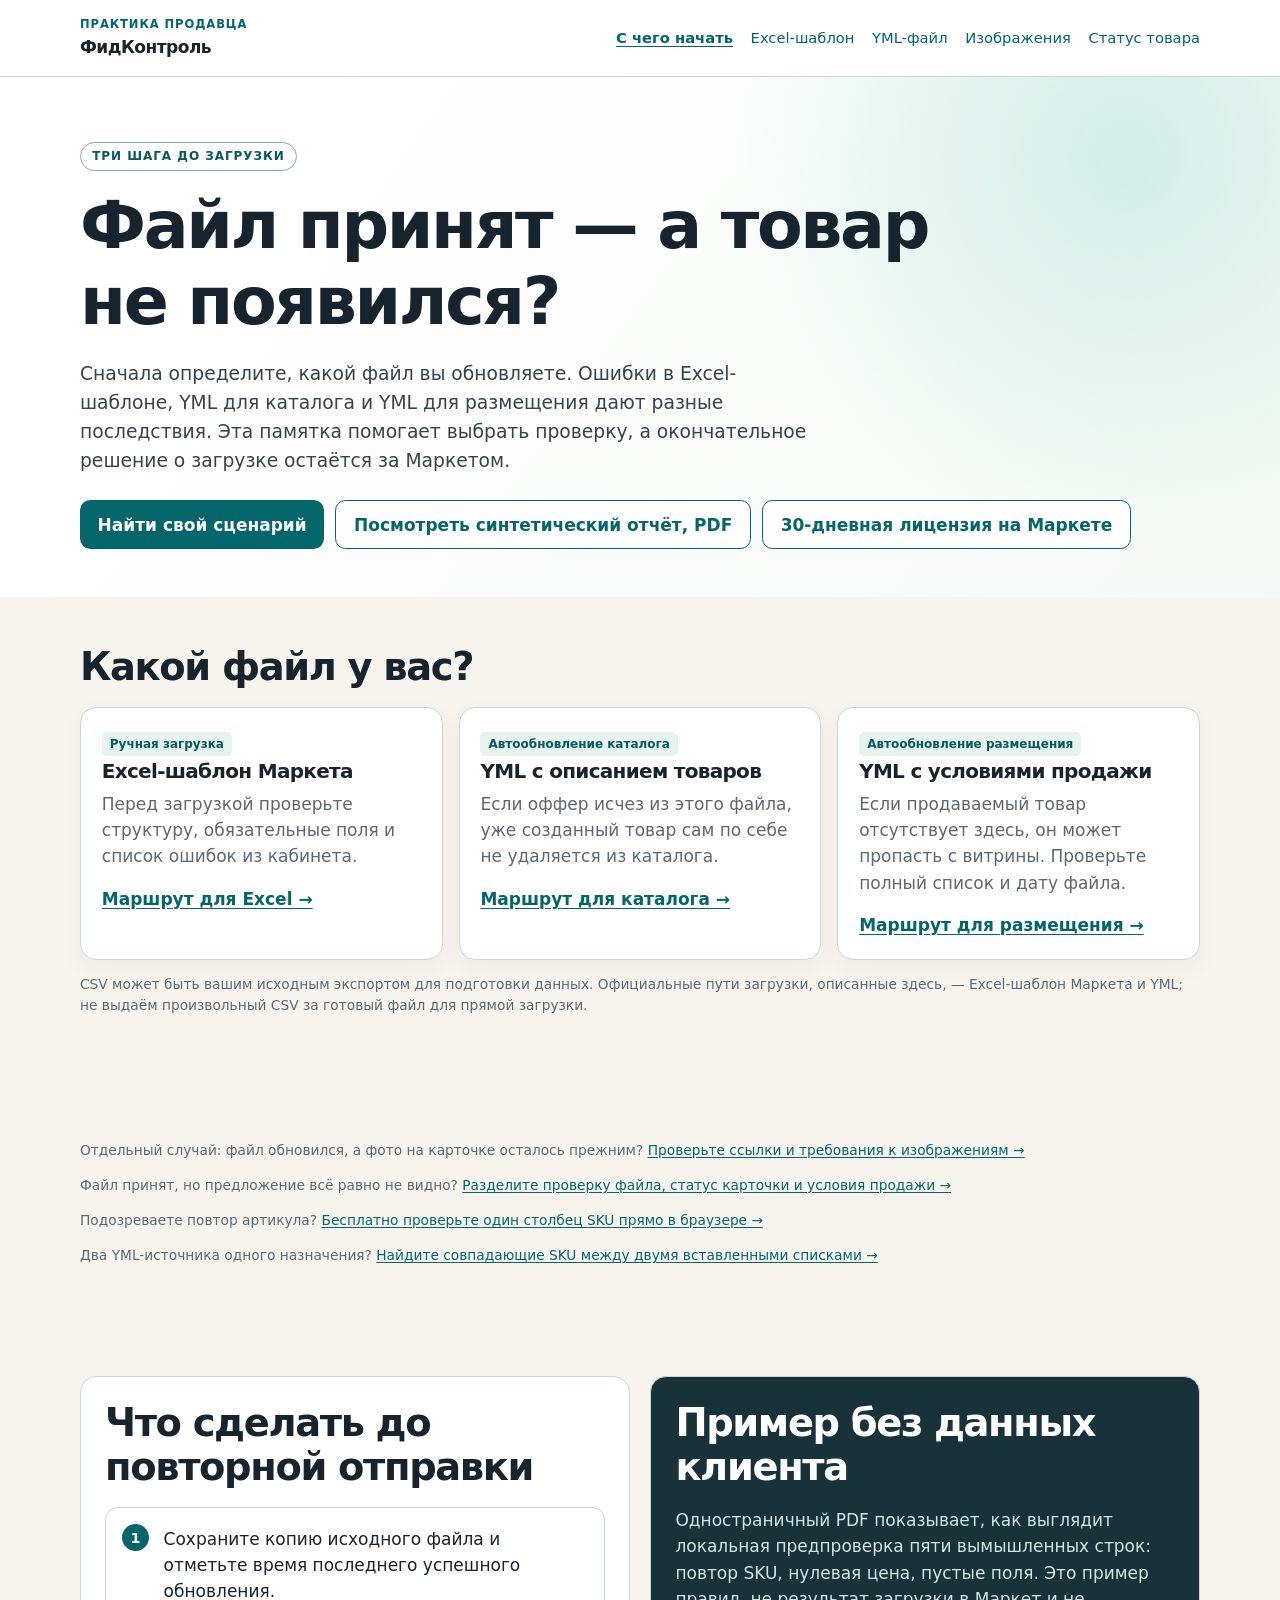
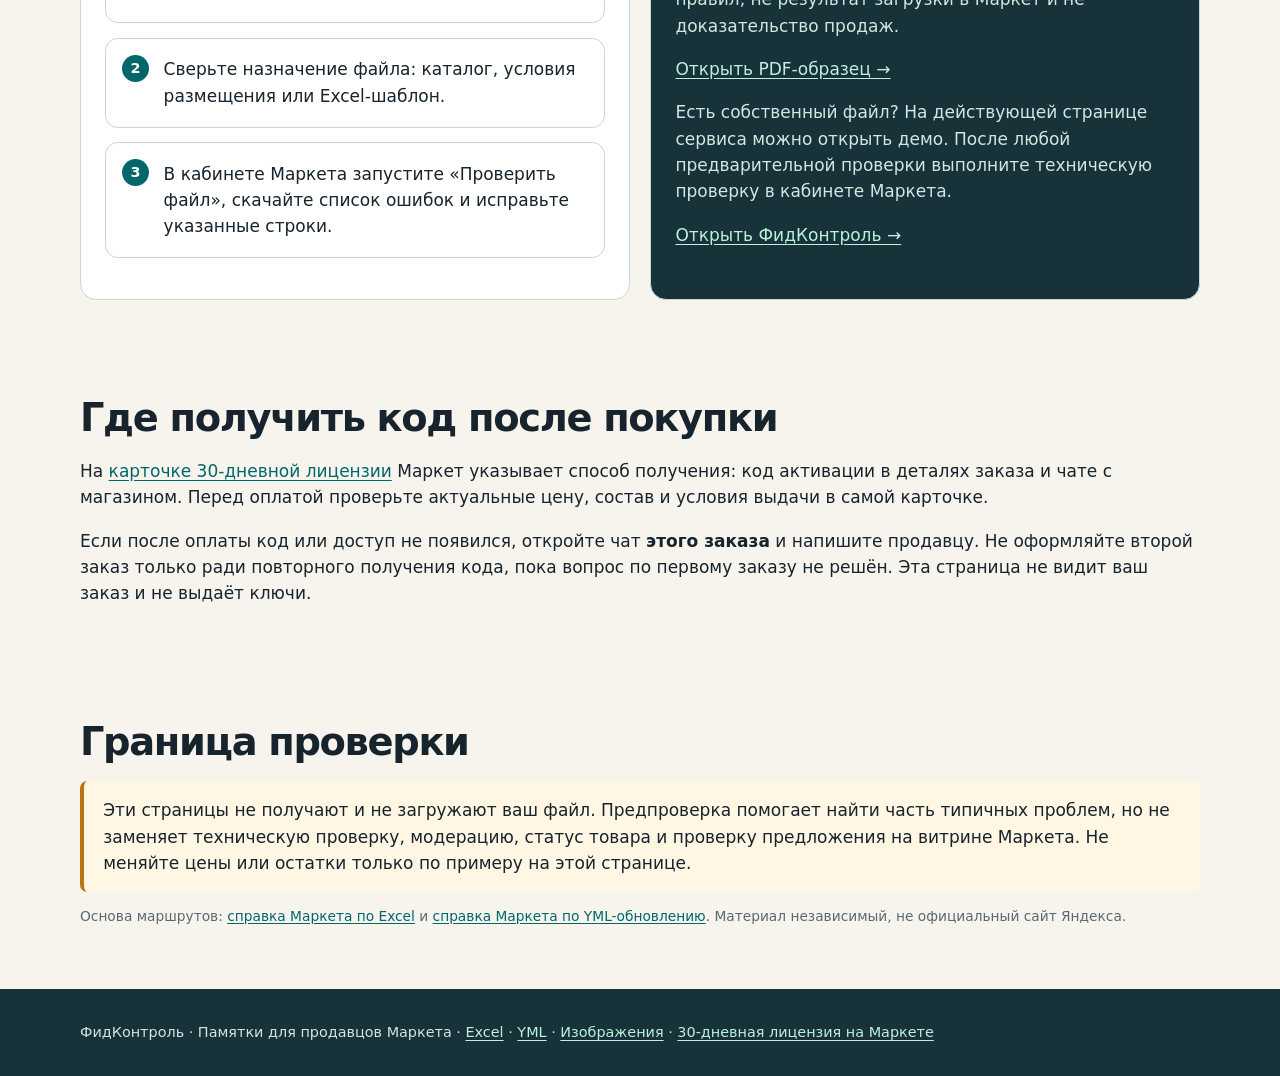
<file: index.html>
<!doctype html>
<html lang="ru"><head><meta charset="utf-8"><meta name="viewport" content="width=device-width,initial-scale=1"><meta name="description" content="Разберите, почему файл товаров Яндекс Маркета не прошёл проверку или товар пропал с витрины: маршруты для Excel и двух типов YML, с официальными источниками."><title>Файл товаров для Маркета: где искать ошибку — ФидКонтроль</title><link rel="stylesheet" href="site.css"></head>
<body><a class="skip" href="#main">К содержанию</a><header class="site-head"><div class="wrap head-row"><a class="brand" href="index.html"><small>Практика продавца</small>ФидКонтроль</a><nav aria-label="Разделы"><a href="index.html" aria-current="page">С чего начать</a><a href="excel.html">Excel-шаблон</a><a href="yml.html">YML-файл</a><a href="images.html">Изображения</a><a href="statuses.html">Статус товара</a></nav></div></header>
<main id="main"><div class="hero"><div class="wrap"><p class="eyebrow">Три шага до загрузки</p><h1>Файл принят — а товар не появился?</h1><p class="lead">Сначала определите, какой файл вы обновляете. Ошибки в Excel-шаблоне, YML для каталога и YML для размещения дают разные последствия. Эта памятка помогает выбрать проверку, а окончательное решение о загрузке остаётся за Маркетом.</p><div class="actions"><a class="button" href="#choose">Найти свой сценарий</a><a class="button secondary" href="synthetic-report.pdf">Посмотреть синтетический отчёт, PDF</a><a class="button secondary" href="https://market.yandex.ru/card/veb-servis-fidkontrol-dlya-proverki-csv-yml-i-xlsx-litsenziya-na-30-dney/6150346398">30-дневная лицензия на Маркете</a></div></div></div>
<section id="choose"><div class="wrap"><h2>Какой файл у вас?</h2><div class="grid"><article class="card"><span class="tag">Ручная загрузка</span><h3>Excel-шаблон Маркета</h3><p>Перед загрузкой проверьте структуру, обязательные поля и список ошибок из кабинета.</p><a href="excel.html">Маршрут для Excel →</a></article><article class="card"><span class="tag">Автообновление каталога</span><h3>YML с описанием товаров</h3><p>Если оффер исчез из этого файла, уже созданный товар сам по себе не удаляется из каталога.</p><a href="yml.html#catalog">Маршрут для каталога →</a></article><article class="card"><span class="tag">Автообновление размещения</span><h3>YML с условиями продажи</h3><p>Если продаваемый товар отсутствует здесь, он может пропасть с витрины. Проверьте полный список и дату файла.</p><a href="yml.html#placement">Маршрут для размещения →</a></article></div><p class="small">CSV может быть вашим исходным экспортом для подготовки данных. Официальные пути загрузки, описанные здесь, — Excel-шаблон Маркета и YML; не выдаём произвольный CSV за готовый файл для прямой загрузки.</p></div></section>
<section><div class="wrap"><p class="small">Отдельный случай: файл обновился, а фото на карточке осталось прежним? <a href="images.html">Проверьте ссылки и требования к изображениям →</a></p><p class="small">Файл принят, но предложение всё равно не видно? <a href="statuses.html">Разделите проверку файла, статус карточки и условия продажи →</a></p><p class="small">Подозреваете повтор артикула? <a href="sku-dubl.html">Бесплатно проверьте один столбец SKU прямо в браузере →</a></p><p class="small">Два YML-источника одного назначения? <a href="sku-dva-fajla.html">Найдите совпадающие SKU между двумя вставленными списками →</a></p></div></section>
<section><div class="wrap split"><div class="panel"><h2>Что сделать до повторной отправки</h2><ol class="steps"><li>Сохраните копию исходного файла и отметьте время последнего успешного обновления.</li><li>Сверьте назначение файла: каталог, условия размещения или Excel-шаблон.</li><li>В кабинете Маркета запустите «Проверить файл», скачайте список ошибок и исправьте указанные строки.</li></ol></div><div class="panel ink"><h2>Пример без данных клиента</h2><p>Одностраничный PDF показывает, как выглядит локальная предпроверка пяти вымышленных строк: повтор SKU, нулевая цена, пустые поля. Это пример правил, не результат загрузки в Маркет и не доказательство продаж.</p><a href="synthetic-report.pdf">Открыть PDF-образец →</a><p>Есть собственный файл? На действующей странице сервиса можно открыть демо. После любой предварительной проверки выполните техническую проверку в кабинете Маркета.</p><a href="https://feedcontrol-zaitsev.directpanelrelay2026.workers.dev/" rel="noopener noreferrer">Открыть ФидКонтроль →</a></div></div></section>
<section id="after-purchase"><div class="wrap"><h2>Где получить код после покупки</h2><p>На <a href="https://market.yandex.ru/card/veb-servis-fidkontrol-dlya-proverki-csv-yml-i-xlsx-litsenziya-na-30-dney/6150346398">карточке 30-дневной лицензии</a> Маркет указывает способ получения: код активации в деталях заказа и чате с магазином. Перед оплатой проверьте актуальные цену, состав и условия выдачи в самой карточке.</p><p>Если после оплаты код или доступ не появился, откройте чат <strong>этого заказа</strong> и напишите продавцу. Не оформляйте второй заказ только ради повторного получения кода, пока вопрос по первому заказу не решён. Эта страница не видит ваш заказ и не выдаёт ключи.</p></div></section>
<section><div class="wrap"><h2>Граница проверки</h2><div class="note">Эти страницы не получают и не загружают ваш файл. Предпроверка помогает найти часть типичных проблем, но не заменяет техническую проверку, модерацию, статус товара и проверку предложения на витрине Маркета. Не меняйте цены или остатки только по примеру на этой странице.</div><p class="small">Основа маршрутов: <a href="https://yandex.ru/support/marketplace/ru/assortment/create/add/excel">справка Маркета по Excel</a> и <a href="https://yandex.ru/support/marketplace/ru/assortment/auto/url">справка Маркета по YML-обновлению</a>. Материал независимый, не официальный сайт Яндекса.</p></div></section></main>
<footer class="site-foot"><div class="wrap">ФидКонтроль · Памятки для продавцов Маркета · <a href="excel.html">Excel</a> · <a href="yml.html">YML</a> · <a href="images.html">Изображения</a> · <a href="https://market.yandex.ru/card/veb-servis-fidkontrol-dlya-proverki-csv-yml-i-xlsx-litsenziya-na-30-dney/6150346398">30-дневная лицензия на Маркете</a></div></footer></body></html>
</file>
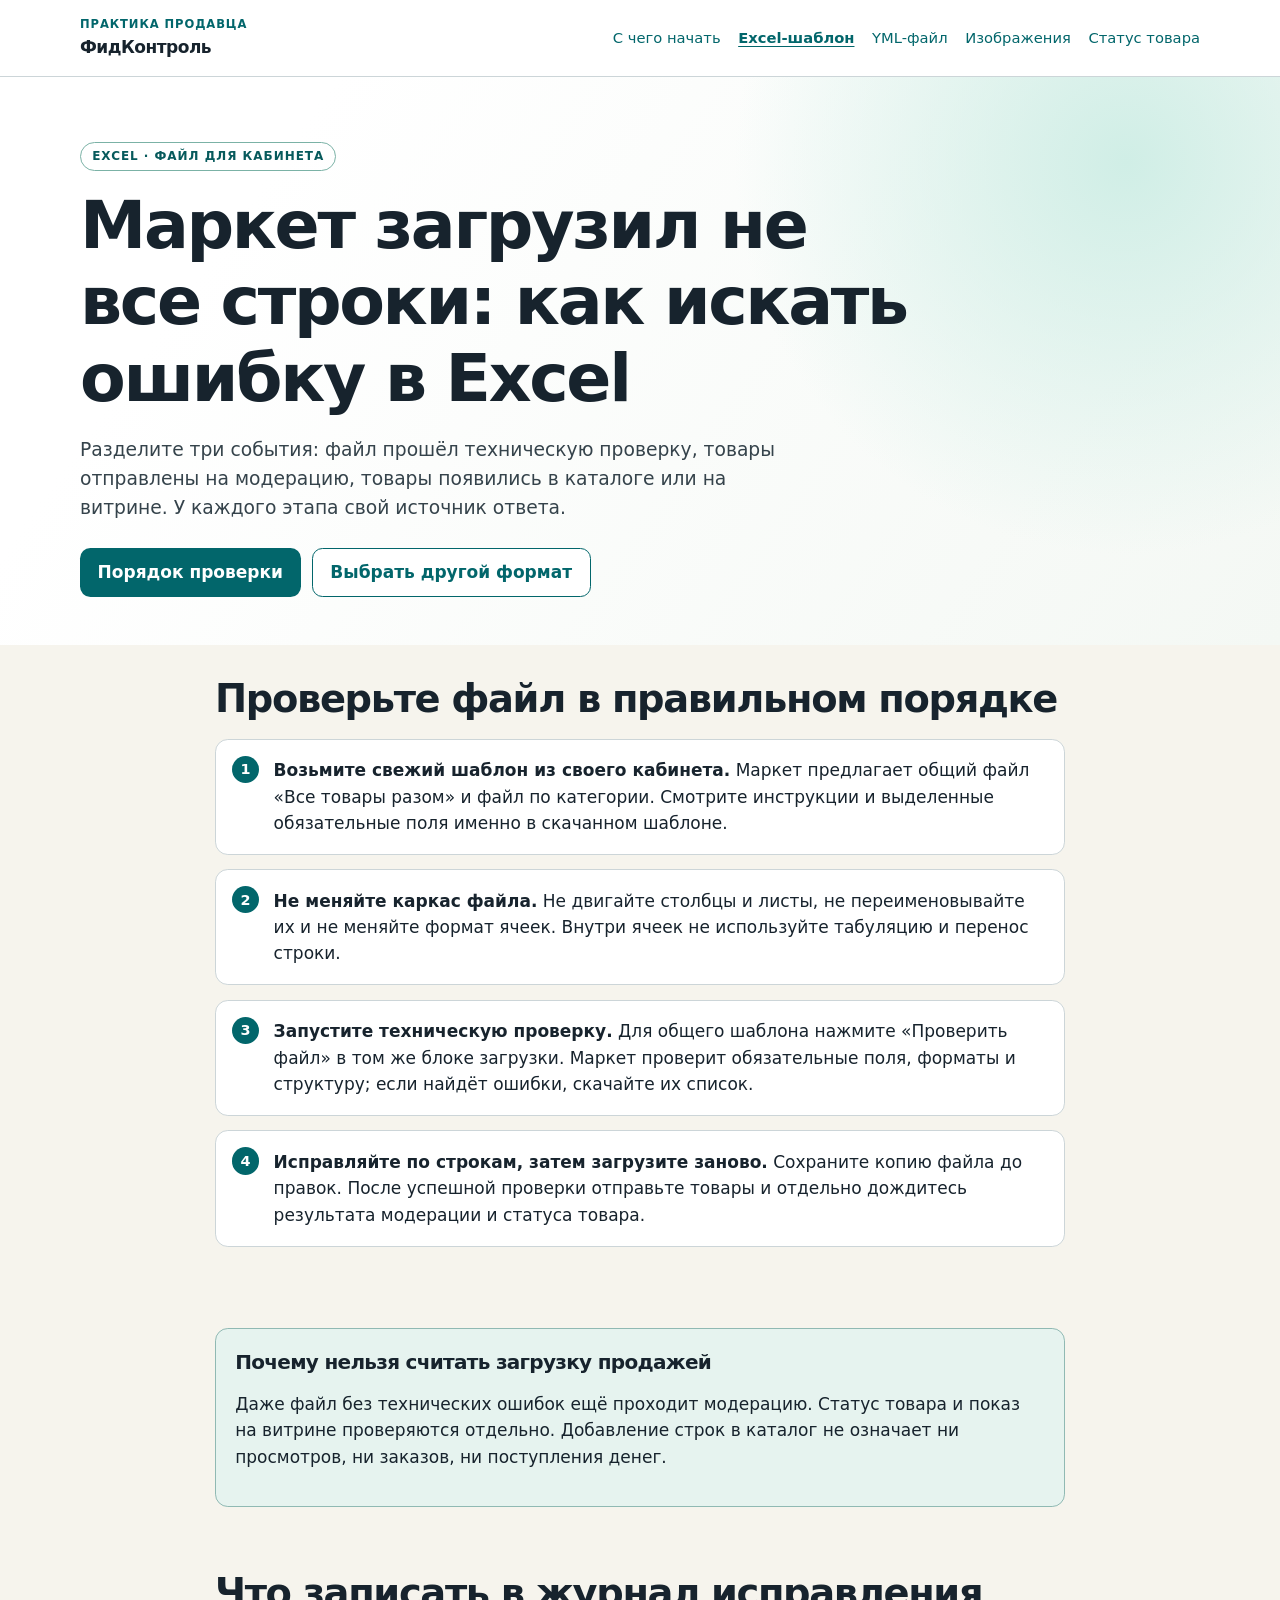
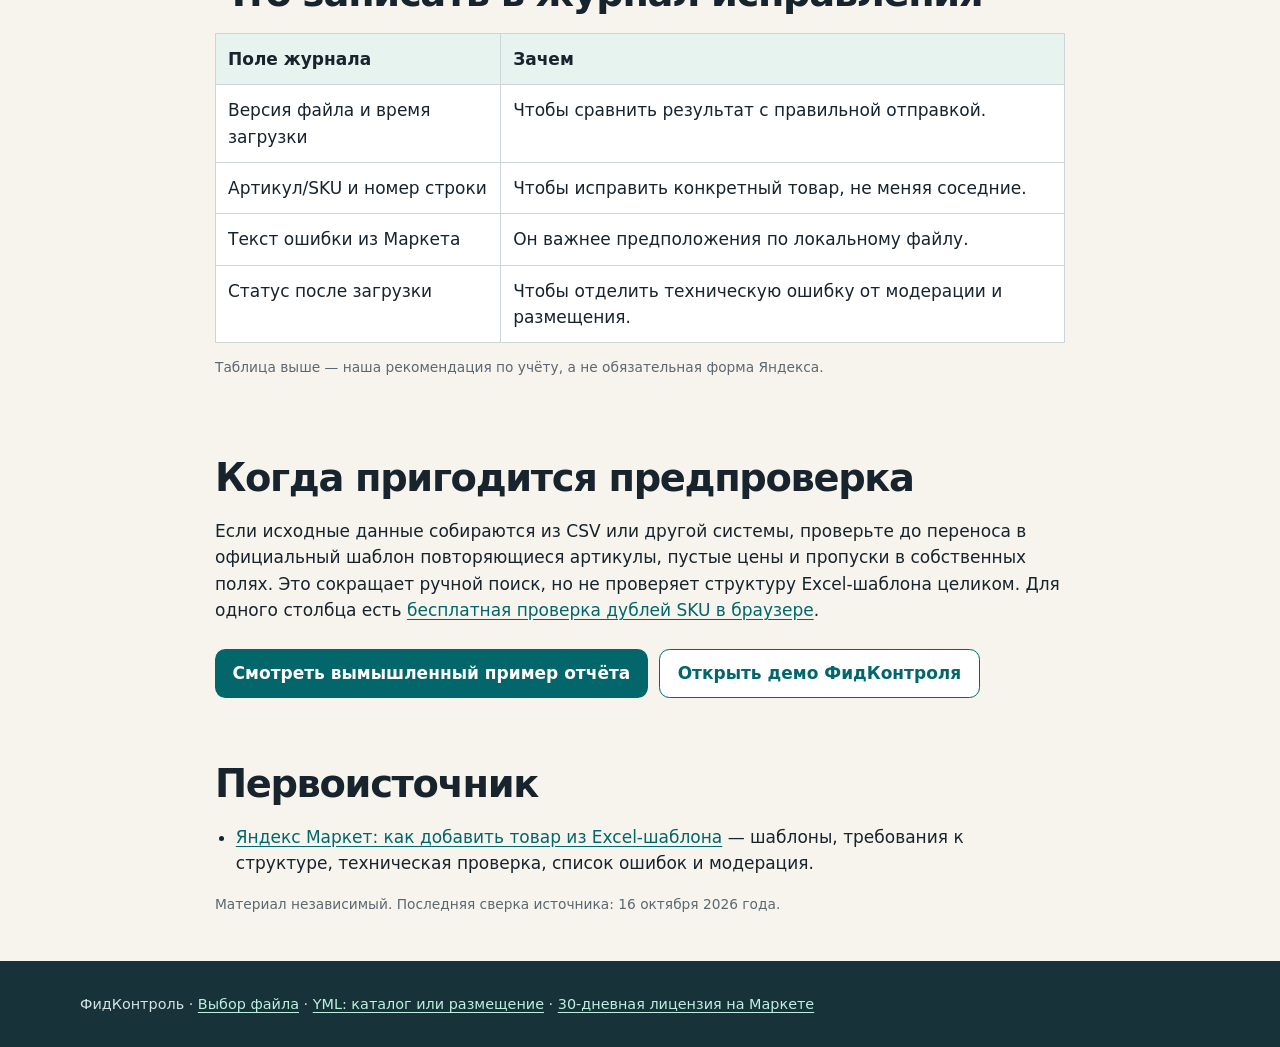
<file: excel.html>
<!doctype html>
<html lang="ru"><head><meta charset="utf-8"><meta name="viewport" content="width=device-width,initial-scale=1"><meta name="description" content="Практический порядок поиска ошибок в Excel-шаблоне Яндекс Маркета: структура файла, обязательные поля, техническая проверка и статусы товаров."><title>Ошибки Excel-шаблона Яндекс Маркета: порядок проверки — ФидКонтроль</title><link rel="stylesheet" href="site.css"></head>
<body><a class="skip" href="#main">К содержанию</a><header class="site-head"><div class="wrap head-row"><a class="brand" href="index.html"><small>Практика продавца</small>ФидКонтроль</a><nav aria-label="Разделы"><a href="index.html">С чего начать</a><a href="excel.html" aria-current="page">Excel-шаблон</a><a href="yml.html">YML-файл</a><a href="images.html">Изображения</a><a href="statuses.html">Статус товара</a></nav></div></header>
<main id="main"><div class="hero"><div class="wrap"><p class="eyebrow">Excel · файл для кабинета</p><h1>Маркет загрузил не все строки: как искать ошибку в Excel</h1><p class="lead">Разделите три события: файл прошёл техническую проверку, товары отправлены на модерацию, товары появились в каталоге или на витрине. У каждого этапа свой источник ответа.</p><div class="actions"><a class="button" href="#order">Порядок проверки</a><a class="button secondary" href="index.html">Выбрать другой формат</a></div></div></div>
<div class="article"><section id="order"><h2>Проверьте файл в правильном порядке</h2><ol class="steps"><li><strong>Возьмите свежий шаблон из своего кабинета.</strong> Маркет предлагает общий файл «Все товары разом» и файл по категории. Смотрите инструкции и выделенные обязательные поля именно в скачанном шаблоне.</li><li><strong>Не меняйте каркас файла.</strong> Не двигайте столбцы и листы, не переименовывайте их и не меняйте формат ячеек. Внутри ячеек не используйте табуляцию и перенос строки.</li><li><strong>Запустите техническую проверку.</strong> Для общего шаблона нажмите «Проверить файл» в том же блоке загрузки. Маркет проверит обязательные поля, форматы и структуру; если найдёт ошибки, скачайте их список.</li><li><strong>Исправляйте по строкам, затем загрузите заново.</strong> Сохраните копию файла до правок. После успешной проверки отправьте товары и отдельно дождитесь результата модерации и статуса товара.</li></ol></section>
<section><div class="callout"><h3>Почему нельзя считать загрузку продажей</h3><p>Даже файл без технических ошибок ещё проходит модерацию. Статус товара и показ на витрине проверяются отдельно. Добавление строк в каталог не означает ни просмотров, ни заказов, ни поступления денег.</p></div></section>
<section><h2>Что записать в журнал исправления</h2><table class="compare"><thead><tr><th>Поле журнала</th><th>Зачем</th></tr></thead><tbody><tr><td>Версия файла и время загрузки</td><td>Чтобы сравнить результат с правильной отправкой.</td></tr><tr><td>Артикул/SKU и номер строки</td><td>Чтобы исправить конкретный товар, не меняя соседние.</td></tr><tr><td>Текст ошибки из Маркета</td><td>Он важнее предположения по локальному файлу.</td></tr><tr><td>Статус после загрузки</td><td>Чтобы отделить техническую ошибку от модерации и размещения.</td></tr></tbody></table><p class="small">Таблица выше — наша рекомендация по учёту, а не обязательная форма Яндекса.</p></section>
<section><h2>Когда пригодится предпроверка</h2><p>Если исходные данные собираются из CSV или другой системы, проверьте до переноса в официальный шаблон повторяющиеся артикулы, пустые цены и пропуски в собственных полях. Это сокращает ручной поиск, но не проверяет структуру Excel-шаблона целиком. Для одного столбца есть <a href="sku-dubl.html">бесплатная проверка дублей SKU в браузере</a>.</p><div class="actions"><a class="button" href="synthetic-report.pdf">Смотреть вымышленный пример отчёта</a><a class="button secondary" href="https://feedcontrol-zaitsev.directpanelrelay2026.workers.dev/" rel="noopener noreferrer">Открыть демо ФидКонтроля</a></div></section>
<section><h2>Первоисточник</h2><ul class="source-list"><li><a href="https://yandex.ru/support/marketplace/ru/assortment/create/add/excel">Яндекс Маркет: как добавить товар из Excel-шаблона</a> — шаблоны, требования к структуре, техническая проверка, список ошибок и модерация.</li></ul><p class="small">Материал независимый. Последняя сверка источника: 16 октября 2026 года.</p></section></div></main><footer class="site-foot"><div class="wrap">ФидКонтроль · <a href="index.html">Выбор файла</a> · <a href="yml.html">YML: каталог или размещение</a> · <a href="https://market.yandex.ru/card/veb-servis-fidkontrol-dlya-proverki-csv-yml-i-xlsx-litsenziya-na-30-dney/6150346398">30-дневная лицензия на Маркете</a></div></footer></body></html>
</file>
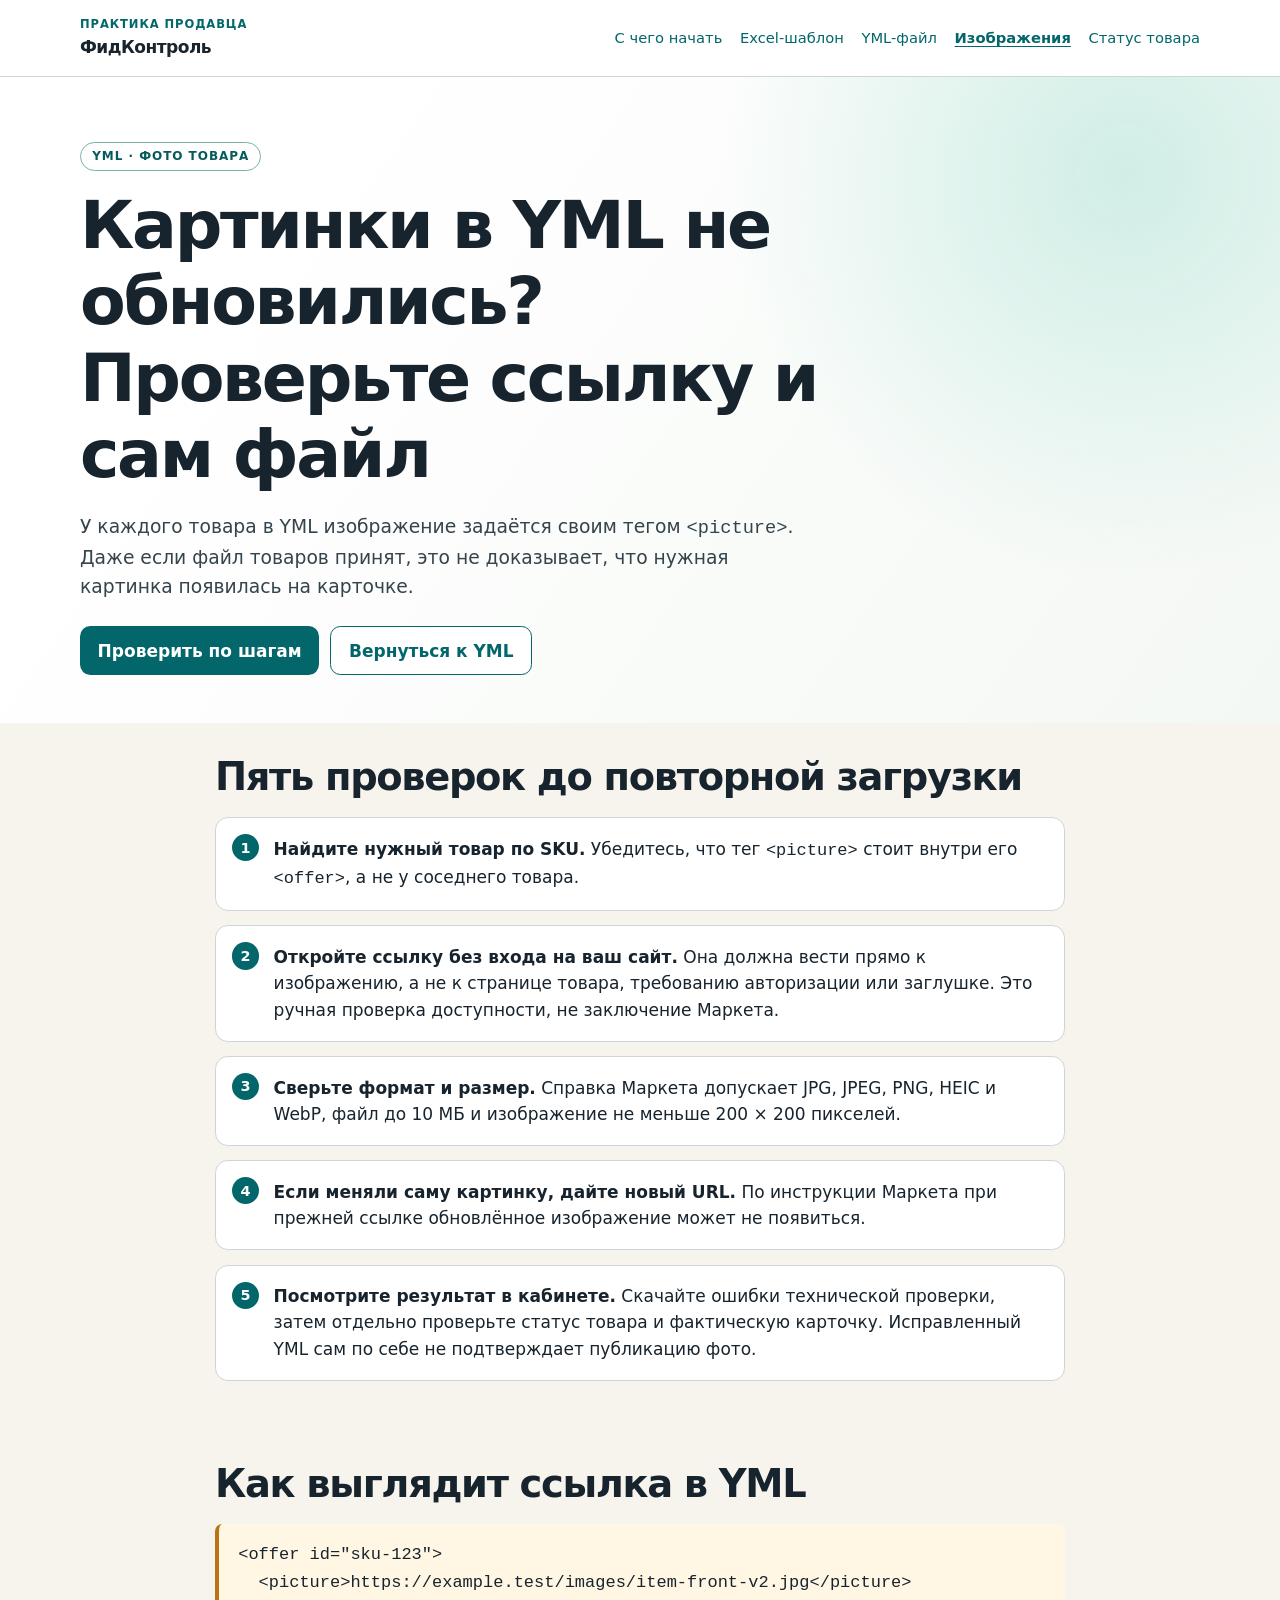
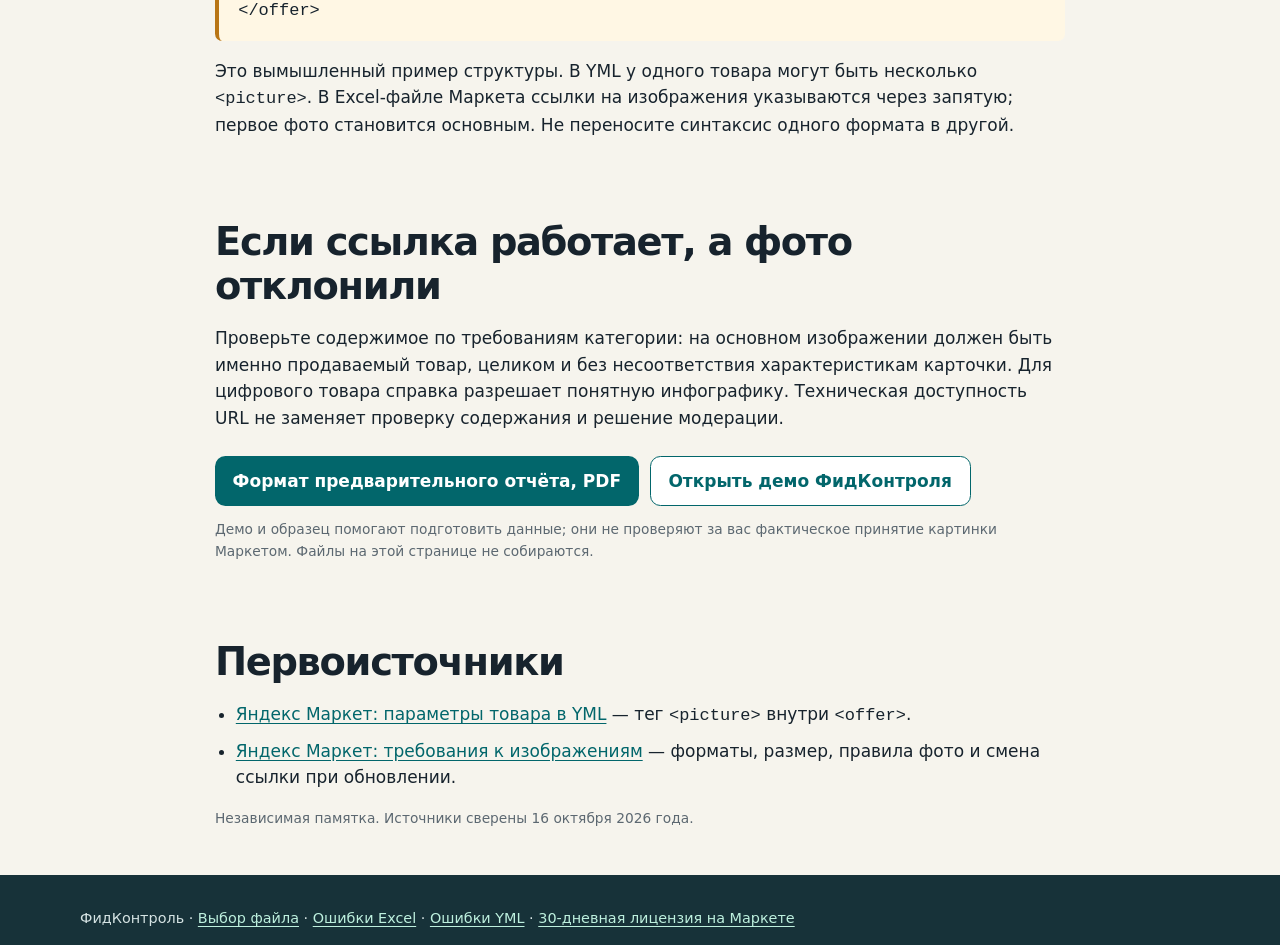
<file: images.html>
<!doctype html>
<html lang="ru"><head><meta charset="utf-8"><meta name="viewport" content="width=device-width,initial-scale=1"><meta name="description" content="Почему изображения товара не обновились после YML: где искать тег picture, как проверить ссылку, формат и размер, и когда нужен новый URL."><title>Картинки в YML не обновились: что проверить — ФидКонтроль</title><link rel="stylesheet" href="site.css"></head>
<body><a class="skip" href="#main">К содержанию</a><header class="site-head"><div class="wrap head-row"><a class="brand" href="index.html"><small>Практика продавца</small>ФидКонтроль</a><nav aria-label="Разделы"><a href="index.html">С чего начать</a><a href="excel.html">Excel-шаблон</a><a href="yml.html">YML-файл</a><a href="images.html" aria-current="page">Изображения</a><a href="statuses.html">Статус товара</a></nav></div></header>
<main id="main"><div class="hero"><div class="wrap"><p class="eyebrow">YML · фото товара</p><h1>Картинки в YML не обновились? Проверьте ссылку и сам файл</h1><p class="lead">У каждого товара в YML изображение задаётся своим тегом <code>&lt;picture&gt;</code>. Даже если файл товаров принят, это не доказывает, что нужная картинка появилась на карточке.</p><div class="actions"><a class="button" href="#steps">Проверить по шагам</a><a class="button secondary" href="yml.html">Вернуться к YML</a></div></div></div>
<div class="article"><section id="steps"><h2>Пять проверок до повторной загрузки</h2><ol class="steps"><li><strong>Найдите нужный товар по SKU.</strong> Убедитесь, что тег <code>&lt;picture&gt;</code> стоит внутри его <code>&lt;offer&gt;</code>, а не у соседнего товара.</li><li><strong>Откройте ссылку без входа на ваш сайт.</strong> Она должна вести прямо к изображению, а не к странице товара, требованию авторизации или заглушке. Это ручная проверка доступности, не заключение Маркета.</li><li><strong>Сверьте формат и размер.</strong> Справка Маркета допускает JPG, JPEG, PNG, HEIC и WebP, файл до 10 МБ и изображение не меньше 200 × 200 пикселей.</li><li><strong>Если меняли саму картинку, дайте новый URL.</strong> По инструкции Маркета при прежней ссылке обновлённое изображение может не появиться.</li><li><strong>Посмотрите результат в кабинете.</strong> Скачайте ошибки технической проверки, затем отдельно проверьте статус товара и фактическую карточку. Исправленный YML сам по себе не подтверждает публикацию фото.</li></ol></section>
<section><h2>Как выглядит ссылка в YML</h2><div class="note"><code>&lt;offer id="sku-123"&gt;<br>&nbsp;&nbsp;&lt;picture&gt;https://example.test/images/item-front-v2.jpg&lt;/picture&gt;<br>&lt;/offer&gt;</code></div><p>Это вымышленный пример структуры. В YML у одного товара могут быть несколько <code>&lt;picture&gt;</code>. В Excel-файле Маркета ссылки на изображения указываются через запятую; первое фото становится основным. Не переносите синтаксис одного формата в другой.</p></section>
<section><h2>Если ссылка работает, а фото отклонили</h2><p>Проверьте содержимое по требованиям категории: на основном изображении должен быть именно продаваемый товар, целиком и без несоответствия характеристикам карточки. Для цифрового товара справка разрешает понятную инфографику. Техническая доступность URL не заменяет проверку содержания и решение модерации.</p><div class="actions"><a class="button" href="synthetic-report.pdf">Формат предварительного отчёта, PDF</a><a class="button secondary" href="https://feedcontrol-zaitsev.directpanelrelay2026.workers.dev/" rel="noopener noreferrer">Открыть демо ФидКонтроля</a></div><p class="small">Демо и образец помогают подготовить данные; они не проверяют за вас фактическое принятие картинки Маркетом. Файлы на этой странице не собираются.</p></section>
<section><h2>Первоисточники</h2><ul class="source-list"><li><a href="https://yandex.ru/support/marketplace/ru/assortment/auto/yml-file">Яндекс Маркет: параметры товара в YML</a> — тег <code>&lt;picture&gt;</code> внутри <code>&lt;offer&gt;</code>.</li><li><a href="https://www.yandex.ru/support/marketplace/ru/assortment/create/main-fields/images">Яндекс Маркет: требования к изображениям</a> — форматы, размер, правила фото и смена ссылки при обновлении.</li></ul><p class="small">Независимая памятка. Источники сверены 16 октября 2026 года.</p></section></div></main><footer class="site-foot"><div class="wrap">ФидКонтроль · <a href="index.html">Выбор файла</a> · <a href="excel.html">Ошибки Excel</a> · <a href="yml.html">Ошибки YML</a> · <a href="https://market.yandex.ru/card/veb-servis-fidkontrol-dlya-proverki-csv-yml-i-xlsx-litsenziya-na-30-dney/6150346398">30-дневная лицензия на Маркете</a></div></footer></body></html>
</file>
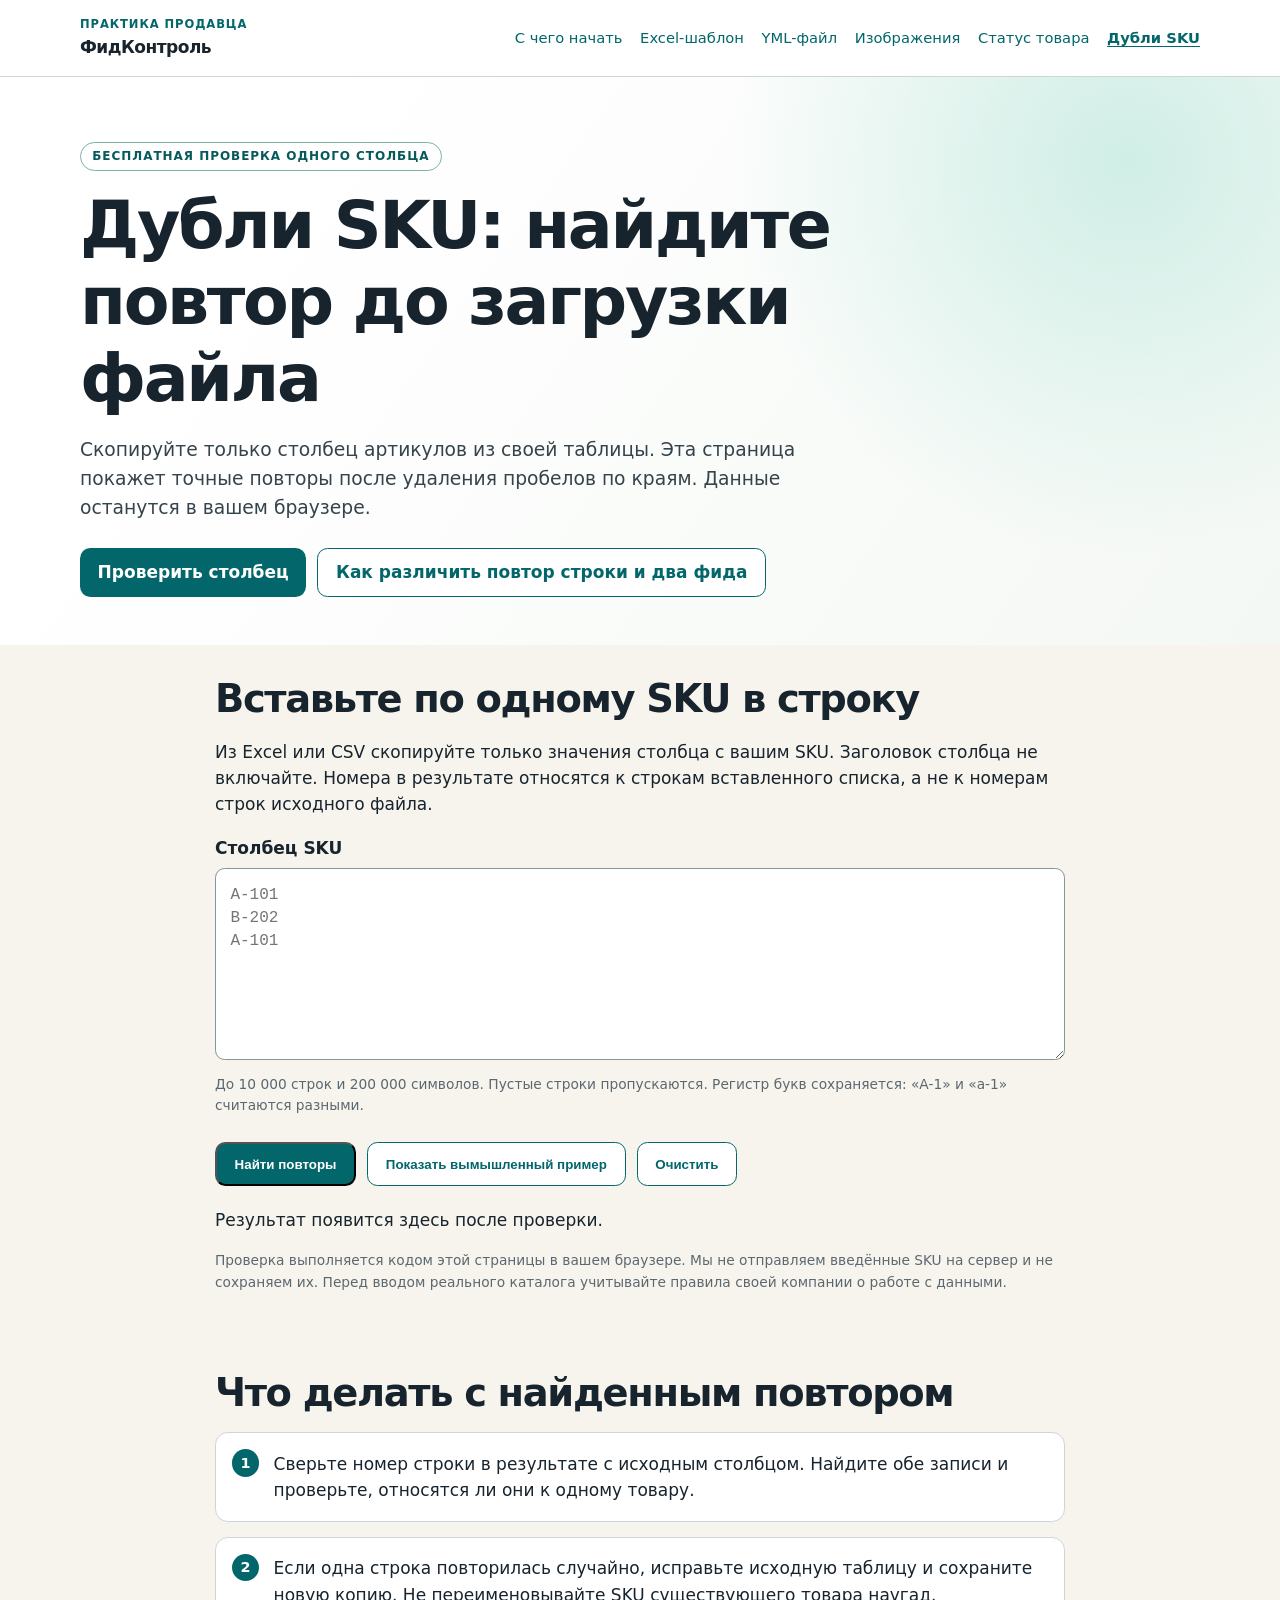
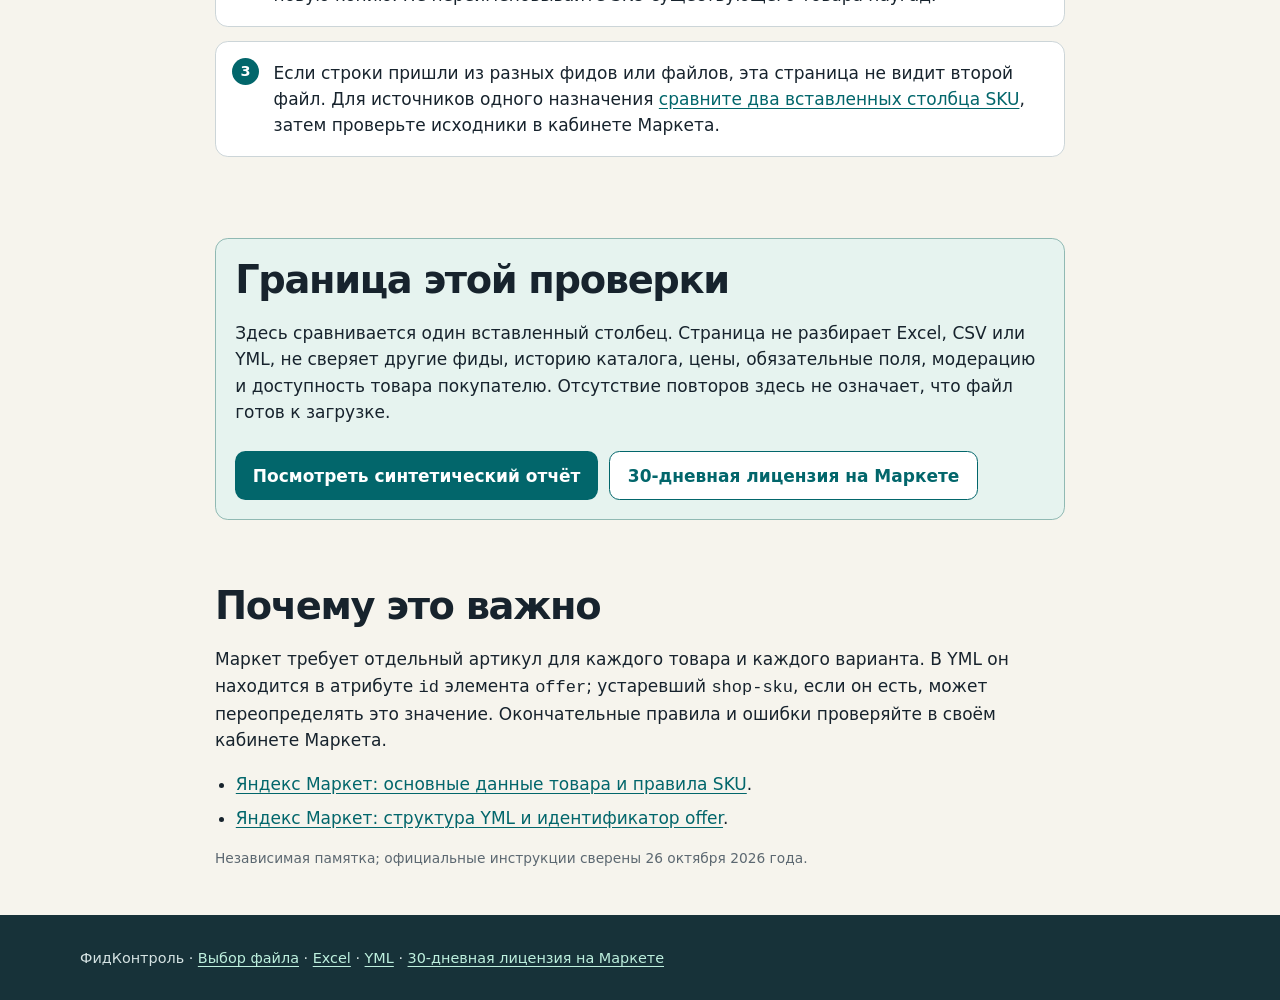
<file: sku-dubl.html>
<!doctype html>
<html lang="ru">
<head>
  <meta charset="utf-8">
  <meta name="viewport" content="width=device-width,initial-scale=1">
  <meta name="description" content="Бесплатно проверьте точные повторы SKU в одном столбце до загрузки товаров на Яндекс Маркет. Сравнение выполняется в вашем браузере, без отправки данных.">
  <title>Дубли SKU в каталоге: бесплатная проверка столбца — ФидКонтроль</title>
  <link rel="stylesheet" href="site.css">
  <style>
    .checker-label{display:block;font-weight:750;margin:1rem 0 .45rem}
    #sku-input{display:block;width:100%;min-height:12rem;resize:vertical;padding:.9rem;border:1px solid #84969a;border-radius:.6rem;background:#fff;color:#17232d;font:1rem/1.45 ui-monospace,SFMono-Regular,Consolas,monospace}
    .checker-results{margin-top:1.3rem}
    .checker-results table{width:100%;border-collapse:collapse;background:#fff}
    .checker-results th,.checker-results td{border:1px solid #ccd5d8;padding:.7rem;text-align:left;vertical-align:top;overflow-wrap:anywhere}
    .checker-results th{background:#e6f3ef}
    .checker-results [data-state=error]{color:#9f2f21;font-weight:750}
  </style>
</head>
<body>
<a class="skip" href="#main">К содержанию</a>
<header class="site-head"><div class="wrap head-row"><a class="brand" href="index.html"><small>Практика продавца</small>ФидКонтроль</a><nav aria-label="Разделы"><a href="index.html">С чего начать</a><a href="excel.html">Excel-шаблон</a><a href="yml.html">YML-файл</a><a href="images.html">Изображения</a><a href="statuses.html">Статус товара</a><a href="sku-dubl.html" aria-current="page">Дубли SKU</a></nav></div></header>
<main id="main">
  <div class="hero"><div class="wrap"><p class="eyebrow">Бесплатная проверка одного столбца</p><h1>Дубли SKU: найдите повтор до загрузки файла</h1><p class="lead">Скопируйте только столбец артикулов из своей таблицы. Эта страница покажет точные повторы после удаления пробелов по краям. Данные останутся в вашем браузере.</p><div class="actions"><a class="button" href="#checker">Проверить столбец</a><a class="button secondary" href="https://telegra.ph/Dubli-SKU-v-fajle-Marketa-povtor-stroki-ili-peresechenie-fidov-10-20">Как различить повтор строки и два фида</a></div></div></div>
  <div class="article">
    <section id="checker"><h2>Вставьте по одному SKU в строку</h2><p>Из Excel или CSV скопируйте только значения столбца с вашим SKU. Заголовок столбца не включайте. Номера в результате относятся к строкам вставленного списка, а не к номерам строк исходного файла.</p>
      <label class="checker-label" for="sku-input">Столбец SKU</label>
      <textarea id="sku-input" spellcheck="false" placeholder="A-101&#10;B-202&#10;A-101" aria-describedby="checker-limit"></textarea>
      <p id="checker-limit" class="small">До 10 000 строк и 200 000 символов. Пустые строки пропускаются. Регистр букв сохраняется: «A-1» и «a-1» считаются разными.</p>
      <div class="actions"><button class="button" id="check-button" type="button">Найти повторы</button><button class="button secondary" id="example-button" type="button">Показать вымышленный пример</button><button class="button secondary" id="clear-button" type="button">Очистить</button></div>
      <div id="checker-results" class="checker-results" role="status" aria-live="polite"><p>Результат появится здесь после проверки.</p></div>
      <p class="small">Проверка выполняется кодом этой страницы в вашем браузере. Мы не отправляем введённые SKU на сервер и не сохраняем их. Перед вводом реального каталога учитывайте правила своей компании о работе с данными.</p>
    </section>
    <section><h2>Что делать с найденным повтором</h2><ol class="steps"><li>Сверьте номер строки в результате с исходным столбцом. Найдите обе записи и проверьте, относятся ли они к одному товару.</li><li>Если одна строка повторилась случайно, исправьте исходную таблицу и сохраните новую копию. Не переименовывайте SKU существующего товара наугад.</li><li>Если строки пришли из разных фидов или файлов, эта страница не видит второй файл. Для источников одного назначения <a href="sku-dva-fajla.html">сравните два вставленных столбца SKU</a>, затем проверьте исходники в кабинете Маркета.</li></ol></section>
    <section><div class="callout"><h2>Граница этой проверки</h2><p>Здесь сравнивается один вставленный столбец. Страница не разбирает Excel, CSV или YML, не сверяет другие фиды, историю каталога, цены, обязательные поля, модерацию и доступность товара покупателю. Отсутствие повторов здесь не означает, что файл готов к загрузке.</p><div class="actions"><a class="button" href="synthetic-report.pdf">Посмотреть синтетический отчёт</a><a class="button secondary" href="https://market.yandex.ru/card/veb-servis-fidkontrol-dlya-proverki-csv-yml-i-xlsx-litsenziya-na-30-dney/6150346398">30-дневная лицензия на Маркете</a></div></div></section>
    <section><h2>Почему это важно</h2><p>Маркет требует отдельный артикул для каждого товара и каждого варианта. В YML он находится в атрибуте <code>id</code> элемента <code>offer</code>; устаревший <code>shop-sku</code>, если он есть, может переопределять это значение. Окончательные правила и ошибки проверяйте в своём кабинете Маркета.</p><ul class="source-list"><li><a href="https://yandex.ru/support/marketplace/ru/assortment/create/main-fields/general">Яндекс Маркет: основные данные товара и правила SKU</a>.</li><li><a href="https://yandex.ru/support/marketplace/ru/assortment/auto/yml">Яндекс Маркет: структура YML и идентификатор offer</a>.</li></ul><p class="small">Независимая памятка; официальные инструкции сверены 26 октября 2026 года.</p></section>
  </div>
</main>
<footer class="site-foot"><div class="wrap">ФидКонтроль · <a href="index.html">Выбор файла</a> · <a href="excel.html">Excel</a> · <a href="yml.html">YML</a> · <a href="https://market.yandex.ru/card/veb-servis-fidkontrol-dlya-proverki-csv-yml-i-xlsx-litsenziya-na-30-dney/6150346398">30-дневная лицензия на Маркете</a></div></footer>
<script>
(() => {
  'use strict';
  const input = document.getElementById('sku-input');
  const result = document.getElementById('checker-results');
  const maxRows = 10000;
  const maxCharacters = 200000;
  const paragraph = (message, state) => {
    result.replaceChildren();
    const p = document.createElement('p');
    p.textContent = message;
    if (state) p.dataset.state = state;
    result.append(p);
  };
  document.getElementById('check-button').addEventListener('click', () => {
    const text = input.value.replace(/^\uFEFF/, '');
    if (text.length > maxCharacters) { paragraph('Слишком много символов. Разделите столбец на части до 200 000 символов.', 'error'); return; }
    const lines = text.split(/\r\n|\n|\r/);
    if (lines.length > maxRows) { paragraph('Слишком много строк. Разделите столбец на части до 10 000 строк.', 'error'); return; }
    const seen = new Map();
    let nonempty = 0;
    lines.forEach((line, index) => {
      const sku = line.trim();
      if (!sku) return;
      nonempty += 1;
      const rowNumbers = seen.get(sku) || [];
      rowNumbers.push(index + 1);
      seen.set(sku, rowNumbers);
    });
    if (!nonempty) { paragraph('Вставьте хотя бы один SKU для проверки.', 'error'); return; }
    const duplicates = [...seen].filter(([, rows]) => rows.length > 1);
    if (!duplicates.length) { paragraph(`Проверено ${nonempty} непустых строк. Точных повторов в этом столбце нет.`); return; }
    result.replaceChildren();
    const p = document.createElement('p');
    p.textContent = `Проверено ${nonempty} непустых строк. Повторяются ${duplicates.length} разных SKU.`;
    result.append(p);
    const table = document.createElement('table');
    const header = table.createTHead().insertRow();
    for (const label of ['SKU', 'Строки во вставленном списке']) {
      const th = document.createElement('th'); th.scope = 'col'; th.textContent = label; header.append(th);
    }
    const body = table.createTBody();
    for (const [sku, rows] of duplicates) {
      const row = body.insertRow();
      row.insertCell().textContent = sku;
      row.insertCell().textContent = rows.join(', ');
    }
    result.append(table);
  });
  document.getElementById('example-button').addEventListener('click', () => {
    input.value = 'A-101\nB-202\n A-101 \nC-303\nB-202';
    document.getElementById('check-button').click();
  });
  document.getElementById('clear-button').addEventListener('click', () => {
    input.value = '';
    paragraph('Список очищен. Результат появится после проверки.');
    input.focus();
  });
})();
</script>
</body>
</html>
</file>
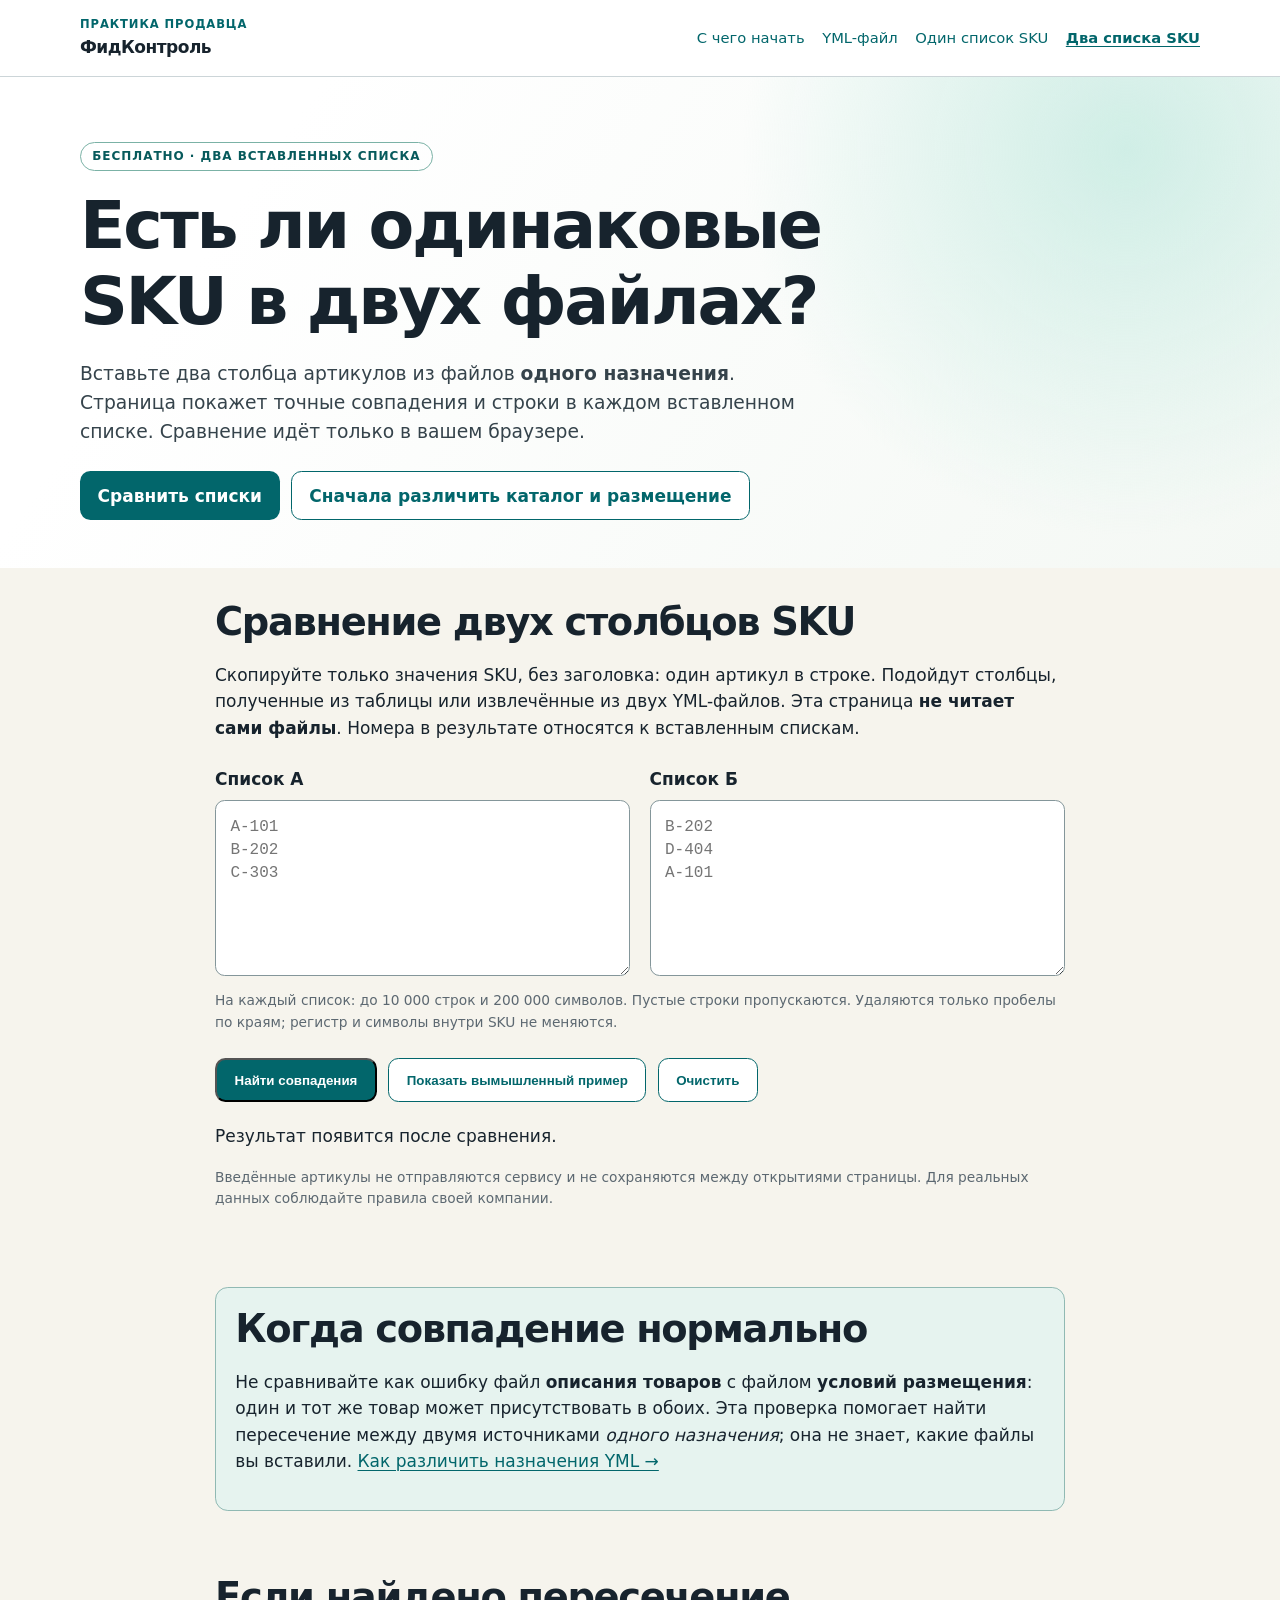
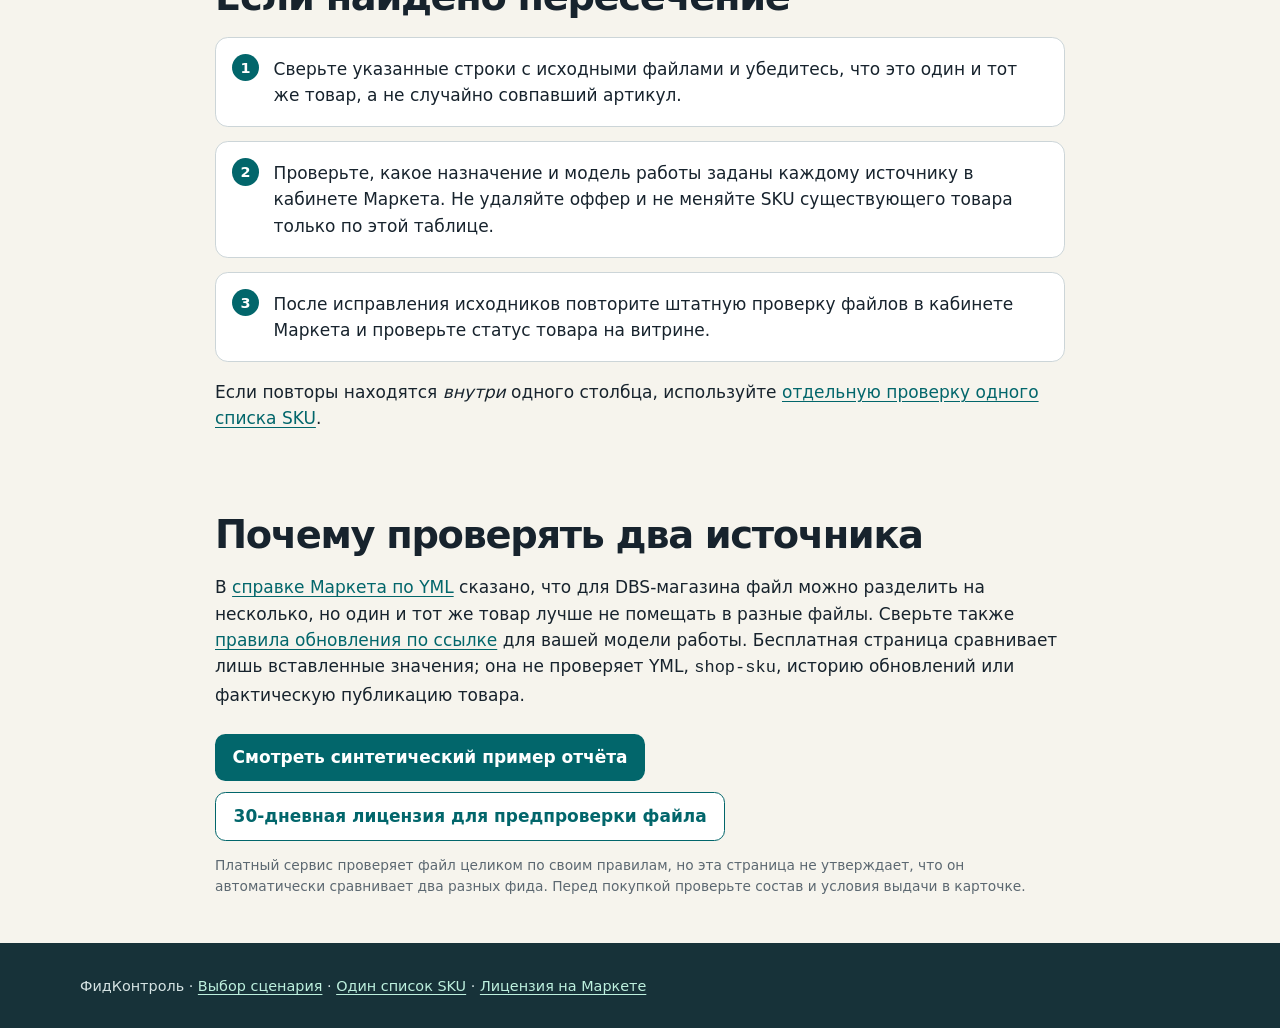
<file: sku-dva-fajla.html>
<!doctype html>
<html lang="ru">
<head>
  <meta charset="utf-8">
  <meta name="viewport" content="width=device-width,initial-scale=1">
  <meta name="description" content="Сравните два столбца SKU из YML-файлов одного назначения до загрузки на Маркет. Бесплатная локальная проверка точных совпадений и номеров строк без отправки данных.">
  <title>Совпадения SKU в двух YML-файлах — локальная проверка | ФидКонтроль</title>
  <link rel="stylesheet" href="site.css">
  <style>
    .pair{display:grid;grid-template-columns:repeat(2,minmax(0,1fr));gap:1.2rem}
    .pair label{display:block;font-weight:750;margin:.5rem 0}
    .pair textarea{display:block;width:100%;min-height:11rem;resize:vertical;padding:.9rem;border:1px solid #84969a;border-radius:.6rem;background:#fff;color:#17232d;font:1rem/1.45 ui-monospace,SFMono-Regular,Consolas,monospace}
    .results{margin-top:1.3rem}.results table{width:100%;border-collapse:collapse;background:#fff}
    .results th,.results td{border:1px solid #ccd5d8;padding:.7rem;text-align:left;vertical-align:top;overflow-wrap:anywhere}
    .results th{background:#e6f3ef}.results [data-state=error]{color:#9f2f21;font-weight:750}
    @media(max-width:720px){.pair{grid-template-columns:1fr}}
  </style>
</head>
<body>
<a class="skip" href="#main">К содержанию</a>
<header class="site-head"><div class="wrap head-row"><a class="brand" href="index.html"><small>Практика продавца</small>ФидКонтроль</a><nav aria-label="Разделы"><a href="index.html">С чего начать</a><a href="yml.html">YML-файл</a><a href="sku-dubl.html">Один список SKU</a><a href="sku-dva-fajla.html" aria-current="page">Два списка SKU</a></nav></div></header>
<main id="main">
  <div class="hero"><div class="wrap"><p class="eyebrow">Бесплатно · два вставленных списка</p><h1>Есть ли одинаковые SKU в двух файлах?</h1><p class="lead">Вставьте два столбца артикулов из файлов <strong>одного назначения</strong>. Страница покажет точные совпадения и строки в каждом вставленном списке. Сравнение идёт только в вашем браузере.</p><div class="actions"><a class="button" href="#compare">Сравнить списки</a><a class="button secondary" href="yml.html">Сначала различить каталог и размещение</a></div></div></div>
  <div class="article">
    <section id="compare"><h2>Сравнение двух столбцов SKU</h2><p>Скопируйте только значения SKU, без заголовка: один артикул в строке. Подойдут столбцы, полученные из таблицы или извлечённые из двух YML-файлов. Эта страница <strong>не читает сами файлы</strong>. Номера в результате относятся к вставленным спискам.</p>
      <div class="pair"><div><label for="list-a">Список А</label><textarea id="list-a" spellcheck="false" placeholder="A-101&#10;B-202&#10;C-303" aria-describedby="compare-limit"></textarea></div><div><label for="list-b">Список Б</label><textarea id="list-b" spellcheck="false" placeholder="B-202&#10;D-404&#10;A-101" aria-describedby="compare-limit"></textarea></div></div>
      <p id="compare-limit" class="small">На каждый список: до 10 000 строк и 200 000 символов. Пустые строки пропускаются. Удаляются только пробелы по краям; регистр и символы внутри SKU не меняются.</p>
      <div class="actions"><button id="compare-button" class="button" type="button">Найти совпадения</button><button id="example-button" class="button secondary" type="button">Показать вымышленный пример</button><button id="clear-button" class="button secondary" type="button">Очистить</button></div>
      <div id="results" class="results" role="status" aria-live="polite"><p>Результат появится после сравнения.</p></div>
      <p class="small">Введённые артикулы не отправляются сервису и не сохраняются между открытиями страницы. Для реальных данных соблюдайте правила своей компании.</p>
    </section>
    <section><div class="callout"><h2>Когда совпадение нормально</h2><p>Не сравнивайте как ошибку файл <strong>описания товаров</strong> с файлом <strong>условий размещения</strong>: один и тот же товар может присутствовать в обоих. Эта проверка помогает найти пересечение между двумя источниками <em>одного назначения</em>; она не знает, какие файлы вы вставили. <a href="yml.html">Как различить назначения YML →</a></p></div></section>
    <section><h2>Если найдено пересечение</h2><ol class="steps"><li>Сверьте указанные строки с исходными файлами и убедитесь, что это один и тот же товар, а не случайно совпавший артикул.</li><li>Проверьте, какое назначение и модель работы заданы каждому источнику в кабинете Маркета. Не удаляйте оффер и не меняйте SKU существующего товара только по этой таблице.</li><li>После исправления исходников повторите штатную проверку файлов в кабинете Маркета и проверьте статус товара на витрине.</li></ol><p>Если повторы находятся <em>внутри</em> одного столбца, используйте <a href="sku-dubl.html">отдельную проверку одного списка SKU</a>.</p></section>
    <section><h2>Почему проверять два источника</h2><p>В <a href="https://yandex.ru/support/marketplace/ru/assortment/auto/yml">справке Маркета по YML</a> сказано, что для DBS-магазина файл можно разделить на несколько, но один и тот же товар лучше не помещать в разные файлы. Сверьте также <a href="https://yandex.ru/support/marketplace/ru/assortment/auto/url">правила обновления по ссылке</a> для вашей модели работы. Бесплатная страница сравнивает лишь вставленные значения; она не проверяет YML, <code>shop-sku</code>, историю обновлений или фактическую публикацию товара.</p><div class="actions"><a class="button" href="synthetic-report.pdf">Смотреть синтетический пример отчёта</a><a class="button secondary" href="https://market.yandex.ru/card/veb-servis-fidkontrol-dlya-proverki-csv-yml-i-xlsx-litsenziya-na-30-dney/6150346398">30-дневная лицензия для предпроверки файла</a></div><p class="small">Платный сервис проверяет файл целиком по своим правилам, но эта страница не утверждает, что он автоматически сравнивает два разных фида. Перед покупкой проверьте состав и условия выдачи в карточке.</p></section>
  </div>
</main>
<footer class="site-foot"><div class="wrap">ФидКонтроль · <a href="index.html">Выбор сценария</a> · <a href="sku-dubl.html">Один список SKU</a> · <a href="https://market.yandex.ru/card/veb-servis-fidkontrol-dlya-proverki-csv-yml-i-xlsx-litsenziya-na-30-dney/6150346398">Лицензия на Маркете</a></div></footer>
<script>
(() => {
  'use strict';
  const aInput=document.getElementById('list-a'), bInput=document.getElementById('list-b'), result=document.getElementById('results');
  const maxRows=10000, maxCharacters=200000, maxShown=200;
  function message(text,state){result.replaceChildren();const p=document.createElement('p');p.textContent=text;if(state)p.dataset.state=state;result.append(p);}
  function readList(text,label){
    const cleaned=text.replace(/^\uFEFF/,'');
    if(cleaned.length>maxCharacters)throw new Error('Список '+label+' слишком длинный: разделите его на части до 200 000 символов.');
    const lines=cleaned.split(/\r\n|\n|\r/);
    if(lines.length>maxRows)throw new Error('В списке '+label+' больше 10 000 строк: разделите его на части.');
    const bySku=new Map();let filled=0;
    lines.forEach((line,index)=>{const sku=line.trim();if(!sku)return;filled++;const rows=bySku.get(sku)||[];rows.push(index+1);bySku.set(sku,rows);});
    if(!filled)throw new Error('Заполните список '+label+' хотя бы одним SKU.');
    return {bySku,filled};
  }
  document.getElementById('compare-button').addEventListener('click',()=>{
    let a,b;try{a=readList(aInput.value,'А');b=readList(bInput.value,'Б');}catch(error){message(error.message,'error');return;}
    const overlap=[...a.bySku].filter(([sku])=>b.bySku.has(sku));
    if(!overlap.length){message('Строк: '+a.filled+' в А, '+b.filled+' в Б. Точных совпадений между этими списками нет.');return;}
    result.replaceChildren();const p=document.createElement('p');p.textContent='Строк: '+a.filled+' в А, '+b.filled+' в Б. Найдено общих SKU: '+overlap.length+'.';result.append(p);
    const table=document.createElement('table');const head=table.createTHead().insertRow();
    for(const title of ['SKU','Строки в А','Строки в Б']){const th=document.createElement('th');th.scope='col';th.textContent=title;head.append(th);}
    const body=table.createTBody();
    for(const [sku,rowsA] of overlap.slice(0,maxShown)){const row=body.insertRow();row.insertCell().textContent=sku;row.insertCell().textContent=rowsA.join(', ');row.insertCell().textContent=b.bySku.get(sku).join(', ');}
    result.append(table);
    if(overlap.length>maxShown){const note=document.createElement('p');note.textContent='Показаны первые '+maxShown+' совпадений. Разделите списки на части для просмотра остальных.';result.append(note);}
  });
  document.getElementById('example-button').addEventListener('click',()=>{aInput.value='A-101\nB-202\nC-303';bInput.value='B-202\nD-404\nA-101';document.getElementById('compare-button').click();});
  document.getElementById('clear-button').addEventListener('click',()=>{aInput.value='';bInput.value='';message('Списки очищены. Результат появится после сравнения.');aInput.focus();});
})();
</script>
</body>
</html>
</file>
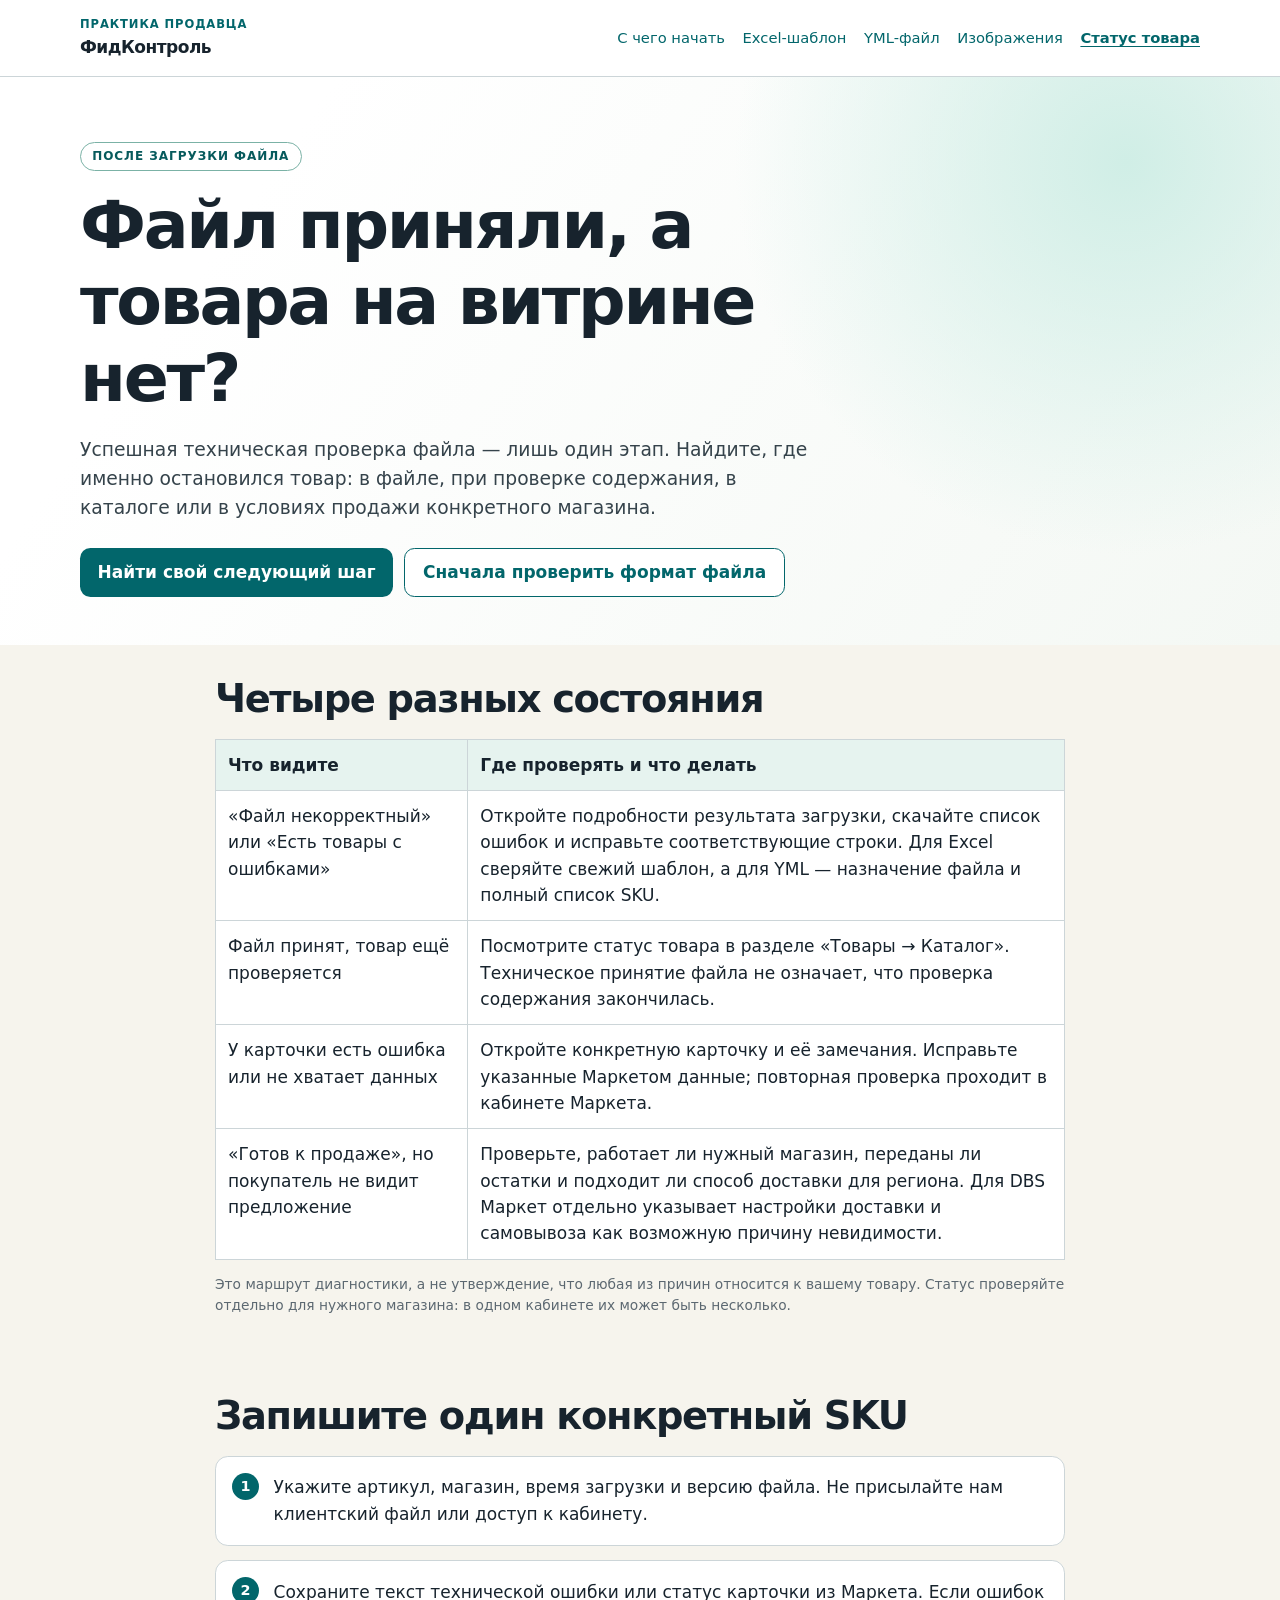
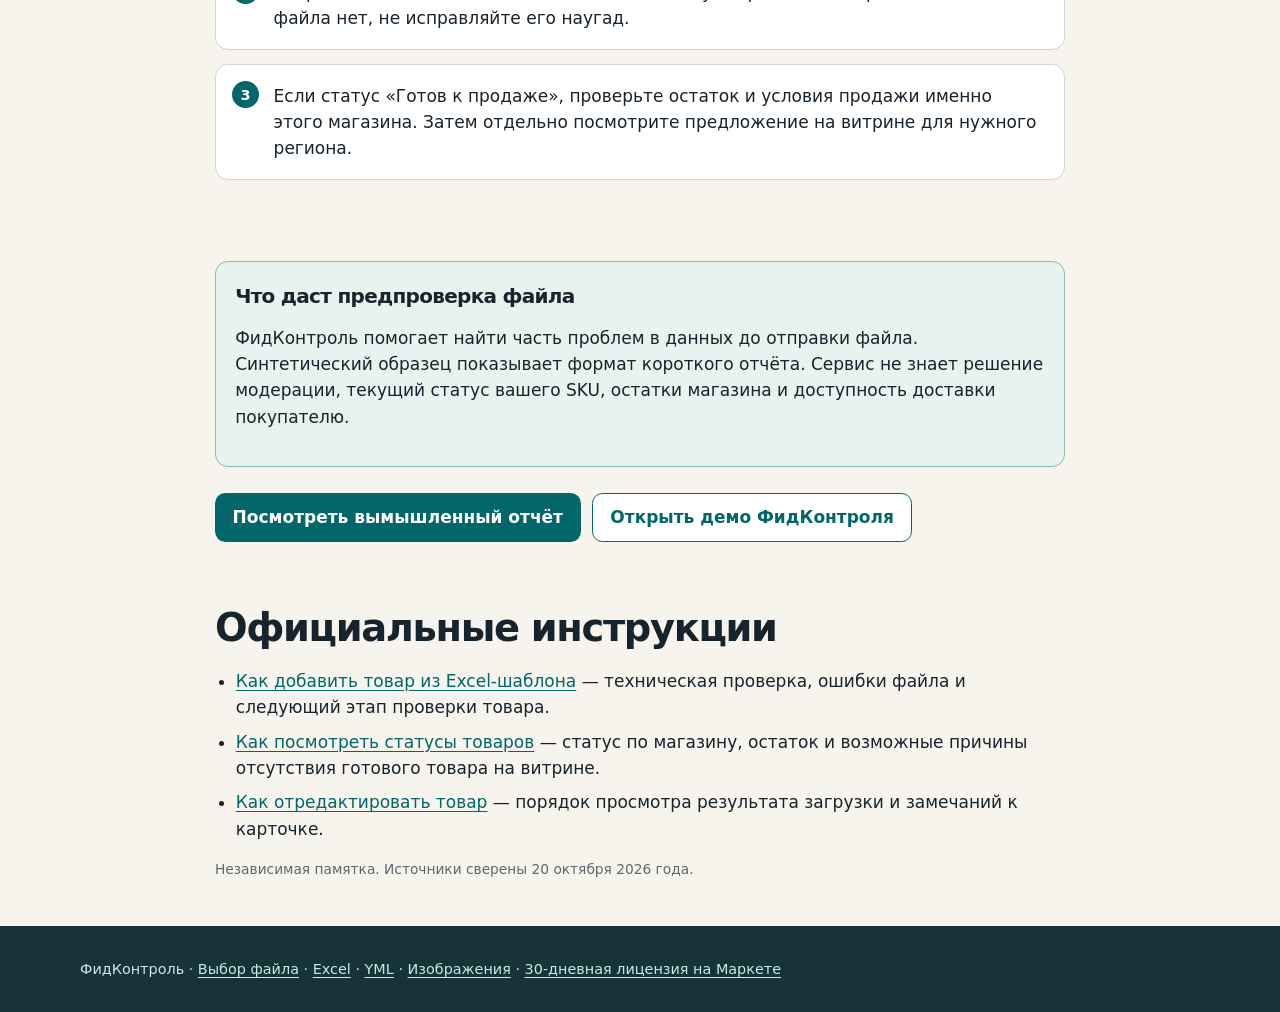
<file: statuses.html>
<!doctype html>
<html lang="ru">
<head>
  <meta charset="utf-8">
  <meta name="viewport" content="width=device-width,initial-scale=1">
  <meta name="description" content="Файл товаров прошёл техническую проверку, но карточки нет на витрине Яндекс Маркета? Разделите ошибки файла, проверку содержания, статус товара и условия продажи.">
  <title>Файл принят, а товара на Маркете нет: что проверить — ФидКонтроль</title>
  <link rel="stylesheet" href="site.css">
</head>
<body>
  <a class="skip" href="#main">К содержанию</a>
  <header class="site-head"><div class="wrap head-row">
    <a class="brand" href="index.html"><small>Практика продавца</small>ФидКонтроль</a>
    <nav aria-label="Разделы"><a href="index.html">С чего начать</a><a href="excel.html">Excel-шаблон</a><a href="yml.html">YML-файл</a><a href="images.html">Изображения</a><a href="statuses.html" aria-current="page">Статус товара</a></nav>
  </div></header>
  <main id="main">
    <div class="hero"><div class="wrap">
      <p class="eyebrow">После загрузки файла</p>
      <h1>Файл приняли, а товара на витрине нет?</h1>
      <p class="lead">Успешная техническая проверка файла — лишь один этап. Найдите, где именно остановился товар: в файле, при проверке содержания, в каталоге или в условиях продажи конкретного магазина.</p>
      <div class="actions"><a class="button" href="#route">Найти свой следующий шаг</a><a class="button secondary" href="index.html">Сначала проверить формат файла</a></div>
    </div></div>
    <div class="article">
      <section id="route">
        <h2>Четыре разных состояния</h2>
        <table class="compare">
          <thead><tr><th>Что видите</th><th>Где проверять и что делать</th></tr></thead>
          <tbody>
            <tr><td>«Файл некорректный» или «Есть товары с ошибками»</td><td>Откройте подробности результата загрузки, скачайте список ошибок и исправьте соответствующие строки. Для Excel сверяйте свежий шаблон, а для YML — назначение файла и полный список SKU.</td></tr>
            <tr><td>Файл принят, товар ещё проверяется</td><td>Посмотрите статус товара в разделе «Товары → Каталог». Техническое принятие файла не означает, что проверка содержания закончилась.</td></tr>
            <tr><td>У карточки есть ошибка или не хватает данных</td><td>Откройте конкретную карточку и её замечания. Исправьте указанные Маркетом данные; повторная проверка проходит в кабинете Маркета.</td></tr>
            <tr><td>«Готов к продаже», но покупатель не видит предложение</td><td>Проверьте, работает ли нужный магазин, переданы ли остатки и подходит ли способ доставки для региона. Для DBS Маркет отдельно указывает настройки доставки и самовывоза как возможную причину невидимости.</td></tr>
          </tbody>
        </table>
        <p class="small">Это маршрут диагностики, а не утверждение, что любая из причин относится к вашему товару. Статус проверяйте отдельно для нужного магазина: в одном кабинете их может быть несколько.</p>
      </section>
      <section>
        <h2>Запишите один конкретный SKU</h2>
        <ol class="steps">
          <li>Укажите артикул, магазин, время загрузки и версию файла. Не присылайте нам клиентский файл или доступ к кабинету.</li>
          <li>Сохраните текст технической ошибки или статус карточки из Маркета. Если ошибок файла нет, не исправляйте его наугад.</li>
          <li>Если статус «Готов к продаже», проверьте остаток и условия продажи именно этого магазина. Затем отдельно посмотрите предложение на витрине для нужного региона.</li>
        </ol>
      </section>
      <section>
        <div class="callout"><h3>Что даст предпроверка файла</h3><p>ФидКонтроль помогает найти часть проблем в данных до отправки файла. Синтетический образец показывает формат короткого отчёта. Сервис не знает решение модерации, текущий статус вашего SKU, остатки магазина и доступность доставки покупателю.</p></div>
        <div class="actions"><a class="button" href="synthetic-report.pdf">Посмотреть вымышленный отчёт</a><a class="button secondary" href="https://feedcontrol-zaitsev.directpanelrelay2026.workers.dev/" rel="noopener noreferrer">Открыть демо ФидКонтроля</a></div>
      </section>
      <section>
        <h2>Официальные инструкции</h2>
        <ul class="source-list">
          <li><a href="https://yandex.ru/support/marketplace/ru/assortment/create/add/excel">Как добавить товар из Excel-шаблона</a> — техническая проверка, ошибки файла и следующий этап проверки товара.</li>
          <li><a href="https://yandex.ru/support/marketplace/ru/assortment/operations/statuses">Как посмотреть статусы товаров</a> — статус по магазину, остаток и возможные причины отсутствия готового товара на витрине.</li>
          <li><a href="https://yandex.ru/support/marketplace/ru/assortment/operations/edit">Как отредактировать товар</a> — порядок просмотра результата загрузки и замечаний к карточке.</li>
        </ul>
        <p class="small">Независимая памятка. Источники сверены 20 октября 2026 года.</p>
      </section>
    </div>
  </main>
  <footer class="site-foot"><div class="wrap">ФидКонтроль · <a href="index.html">Выбор файла</a> · <a href="excel.html">Excel</a> · <a href="yml.html">YML</a> · <a href="images.html">Изображения</a> · <a href="https://market.yandex.ru/card/veb-servis-fidkontrol-dlya-proverki-csv-yml-i-xlsx-litsenziya-na-30-dney/6150346398">30-дневная лицензия на Маркете</a></div></footer>
</body>
</html>
</file>
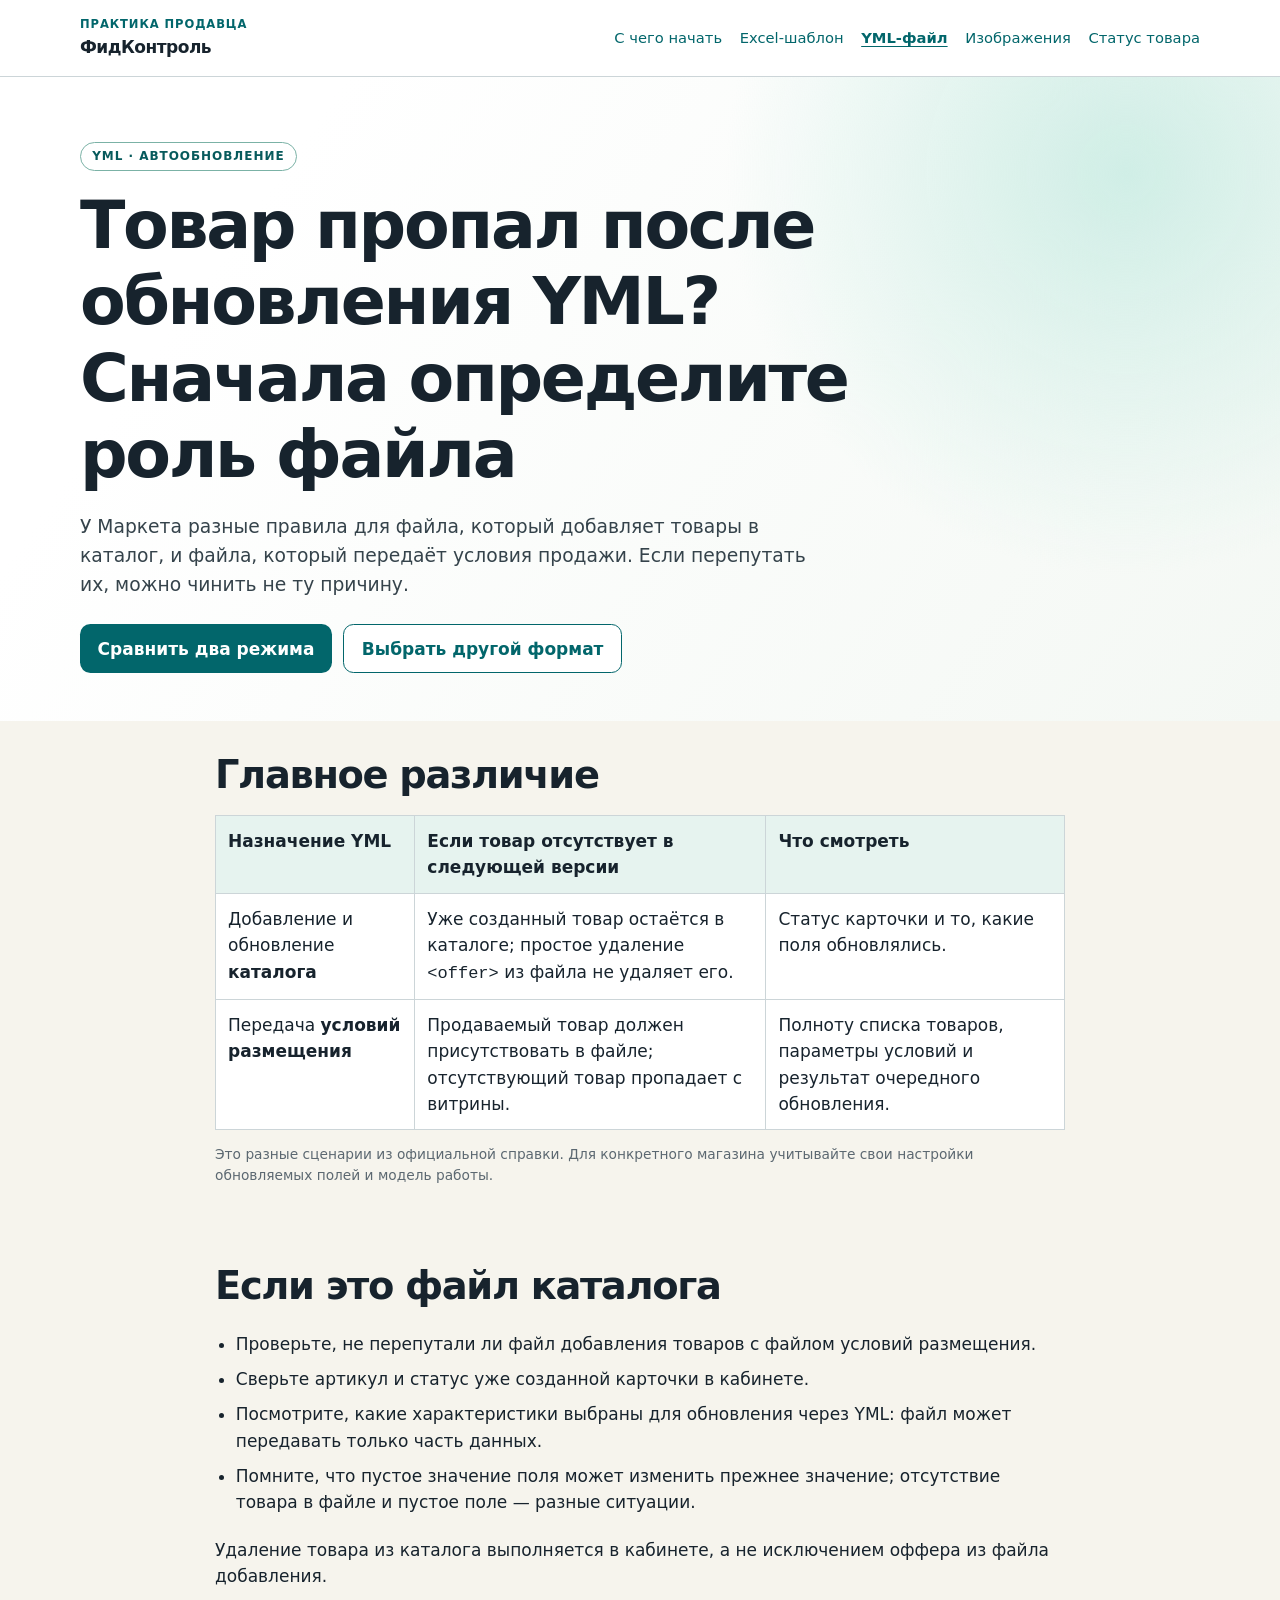
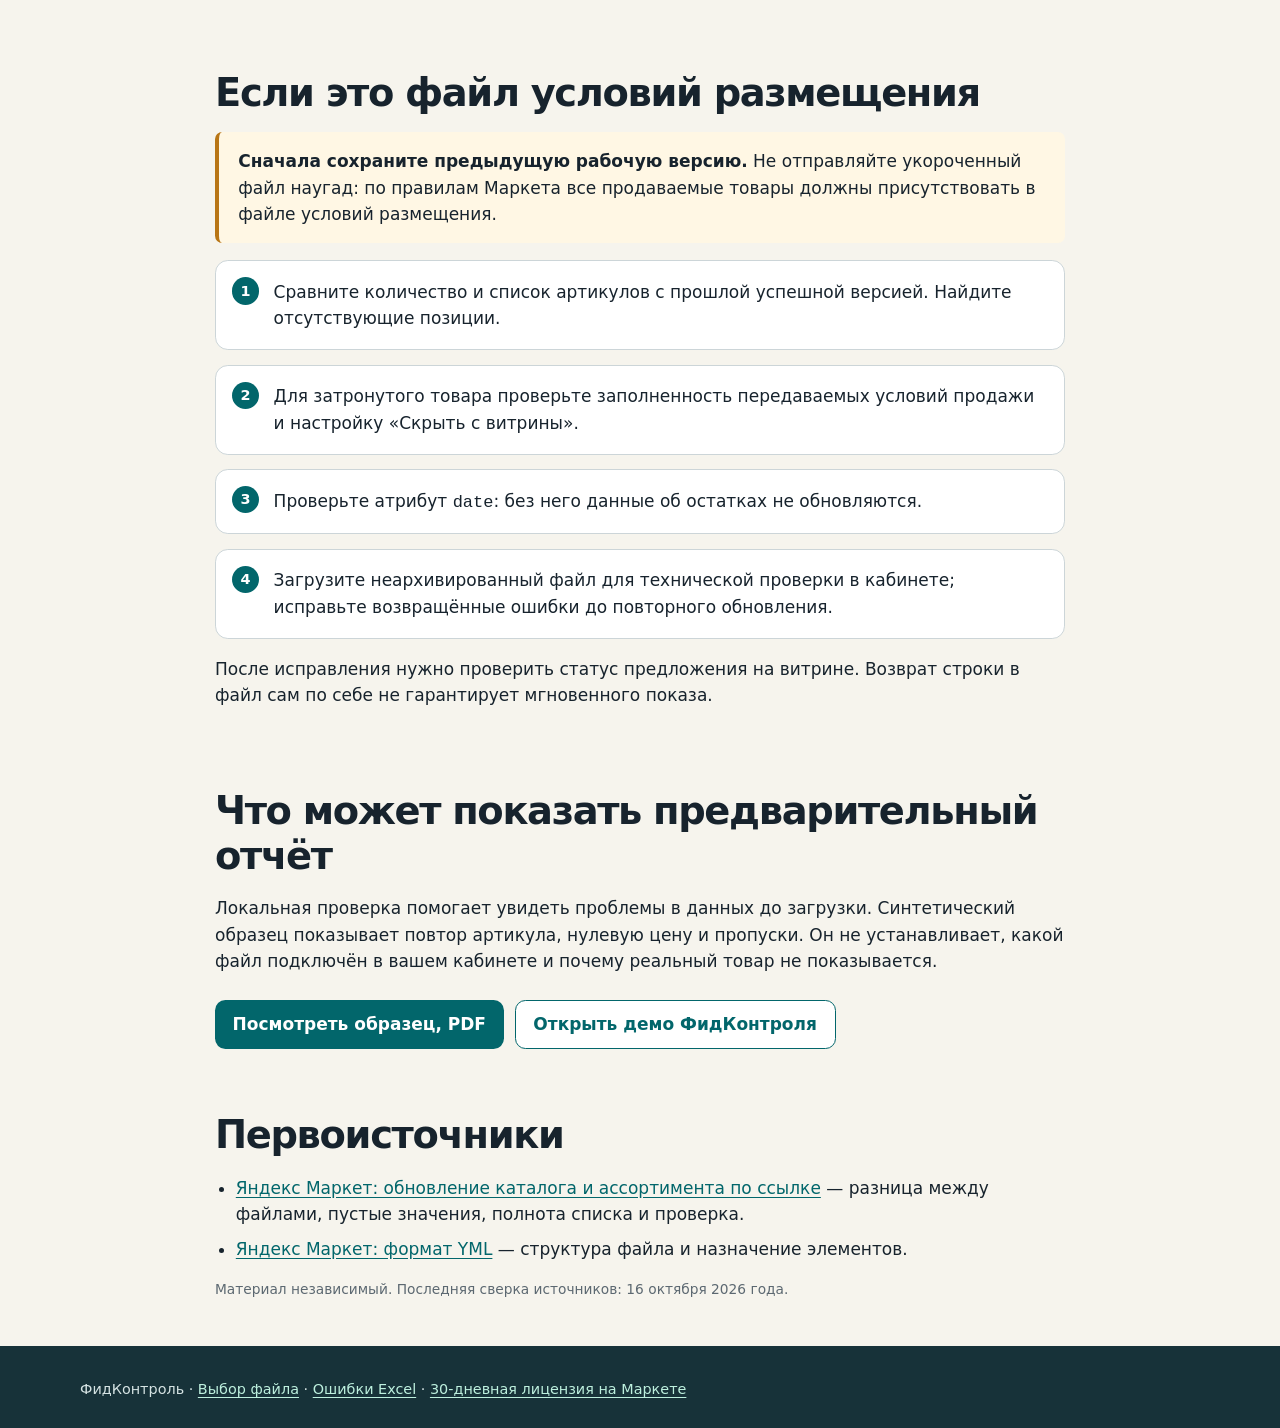
<file: yml.html>
<!doctype html>
<html lang="ru"><head><meta charset="utf-8"><meta name="viewport" content="width=device-width,initial-scale=1"><meta name="description" content="Разница между YML для каталога и YML для условий размещения на Яндекс Маркете: почему отсутствие товара в одном файле не удаляет его, а в другом убирает с витрины."><title>Товар пропал после YML: проверьте назначение файла — ФидКонтроль</title><link rel="stylesheet" href="site.css"></head>
<body><a class="skip" href="#main">К содержанию</a><header class="site-head"><div class="wrap head-row"><a class="brand" href="index.html"><small>Практика продавца</small>ФидКонтроль</a><nav aria-label="Разделы"><a href="index.html">С чего начать</a><a href="excel.html">Excel-шаблон</a><a href="yml.html" aria-current="page">YML-файл</a><a href="images.html">Изображения</a><a href="statuses.html">Статус товара</a></nav></div></header>
<main id="main"><div class="hero"><div class="wrap"><p class="eyebrow">YML · автообновление</p><h1>Товар пропал после обновления YML? Сначала определите роль файла</h1><p class="lead">У Маркета разные правила для файла, который добавляет товары в каталог, и файла, который передаёт условия продажи. Если перепутать их, можно чинить не ту причину.</p><div class="actions"><a class="button" href="#difference">Сравнить два режима</a><a class="button secondary" href="index.html">Выбрать другой формат</a></div></div></div>
<div class="article"><section id="difference"><h2>Главное различие</h2><table class="compare"><thead><tr><th>Назначение YML</th><th>Если товар отсутствует в следующей версии</th><th>Что смотреть</th></tr></thead><tbody><tr><td>Добавление и обновление <strong>каталога</strong></td><td>Уже созданный товар остаётся в каталоге; простое удаление <code>&lt;offer&gt;</code> из файла не удаляет его.</td><td>Статус карточки и то, какие поля обновлялись.</td></tr><tr><td>Передача <strong>условий размещения</strong></td><td>Продаваемый товар должен присутствовать в файле; отсутствующий товар пропадает с витрины.</td><td>Полноту списка товаров, параметры условий и результат очередного обновления.</td></tr></tbody></table><p class="small">Это разные сценарии из официальной справки. Для конкретного магазина учитывайте свои настройки обновляемых полей и модель работы.</p></section>
<section id="catalog"><h2>Если это файл каталога</h2><ul class="checklist"><li>Проверьте, не перепутали ли файл добавления товаров с файлом условий размещения.</li><li>Сверьте артикул и статус уже созданной карточки в кабинете.</li><li>Посмотрите, какие характеристики выбраны для обновления через YML: файл может передавать только часть данных.</li><li>Помните, что пустое значение поля может изменить прежнее значение; отсутствие товара в файле и пустое поле — разные ситуации.</li></ul><p>Удаление товара из каталога выполняется в кабинете, а не исключением оффера из файла добавления.</p></section>
<section id="placement"><h2>Если это файл условий размещения</h2><div class="note"><strong>Сначала сохраните предыдущую рабочую версию.</strong> Не отправляйте укороченный файл наугад: по правилам Маркета все продаваемые товары должны присутствовать в файле условий размещения.</div><ol class="steps"><li>Сравните количество и список артикулов с прошлой успешной версией. Найдите отсутствующие позиции.</li><li>Для затронутого товара проверьте заполненность передаваемых условий продажи и настройку «Скрыть с витрины».</li><li>Проверьте атрибут <code>date</code>: без него данные об остатках не обновляются.</li><li>Загрузите неархивированный файл для технической проверки в кабинете; исправьте возвращённые ошибки до повторного обновления.</li></ol><p>После исправления нужно проверить статус предложения на витрине. Возврат строки в файл сам по себе не гарантирует мгновенного показа.</p></section>
<section><h2>Что может показать предварительный отчёт</h2><p>Локальная проверка помогает увидеть проблемы в данных до загрузки. Синтетический образец показывает повтор артикула, нулевую цену и пропуски. Он не устанавливает, какой файл подключён в вашем кабинете и почему реальный товар не показывается.</p><div class="actions"><a class="button" href="synthetic-report.pdf">Посмотреть образец, PDF</a><a class="button secondary" href="https://feedcontrol-zaitsev.directpanelrelay2026.workers.dev/" rel="noopener noreferrer">Открыть демо ФидКонтроля</a></div></section>
<section><h2>Первоисточники</h2><ul class="source-list"><li><a href="https://yandex.ru/support/marketplace/ru/assortment/auto/url">Яндекс Маркет: обновление каталога и ассортимента по ссылке</a> — разница между файлами, пустые значения, полнота списка и проверка.</li><li><a href="https://yandex.ru/support/marketplace/ru/assortment/auto/yml">Яндекс Маркет: формат YML</a> — структура файла и назначение элементов.</li></ul><p class="small">Материал независимый. Последняя сверка источников: 16 октября 2026 года.</p></section></div></main><footer class="site-foot"><div class="wrap">ФидКонтроль · <a href="index.html">Выбор файла</a> · <a href="excel.html">Ошибки Excel</a> · <a href="https://market.yandex.ru/card/veb-servis-fidkontrol-dlya-proverki-csv-yml-i-xlsx-litsenziya-na-30-dney/6150346398">30-дневная лицензия на Маркете</a></div></footer></body></html>
</file>
<file: site.css>
:root{color-scheme:light;--paper:#f6f4ed;--ink:#17232d;--muted:#5c6871;--line:#ccd5d8;--accent:#02666b;--accent2:#e6f3ef;--warm:#ffdc9a}
*{box-sizing:border-box}html{scroll-behavior:smooth}body{margin:0;background:var(--paper);color:var(--ink);font:17px/1.55 system-ui,-apple-system,"Segoe UI",sans-serif}a{color:var(--accent);text-underline-offset:.18em}a:focus-visible,button:focus-visible{outline:3px solid #bd6425;outline-offset:3px}.wrap{width:min(1120px,calc(100% - 2rem));margin:auto}.site-head{border-bottom:1px solid var(--line);background:#fff}.head-row{display:flex;align-items:center;justify-content:space-between;gap:1rem;padding:1rem 0}.brand{font-weight:800;letter-spacing:-.03em;color:var(--ink);text-decoration:none}.brand small{display:block;font-size:.72rem;font-weight:600;letter-spacing:.08em;text-transform:uppercase;color:var(--accent)}nav{display:flex;flex-wrap:wrap;gap:.8rem 1.1rem}nav a{font-size:.92rem;text-decoration:none}nav a[aria-current=page]{font-weight:750;text-decoration:underline}.hero{padding:4rem 0 3rem;background:radial-gradient(circle at 88% 15%,#d0eee6 0,transparent 32%),linear-gradient(125deg,#fff 20%,#f4f8f4 100%)}.eyebrow{display:inline-block;margin:0 0 .8rem;padding:.25rem .7rem;border:1px solid #7bb2a6;border-radius:999px;color:#075a5c;font-size:.75rem;font-weight:750;letter-spacing:.08em;text-transform:uppercase}h1,h2,h3{line-height:1.15;letter-spacing:-.035em}h1{max-width:850px;margin:.2rem 0 1rem;font-size:clamp(2.2rem,5.2vw,4.5rem)}h2{margin:0 0 1.1rem;font-size:clamp(1.65rem,3vw,2.5rem)}h3{font-size:1.25rem;margin:.2rem 0 .5rem}.lead{max-width:740px;font-size:1.17rem;color:#35434b}.actions{display:flex;flex-wrap:wrap;gap:.7rem;margin-top:1.6rem}.button{display:inline-flex;align-items:center;justify-content:center;min-height:44px;padding:.65rem 1.1rem;border-radius:.65rem;background:var(--accent);color:#fff;font-weight:750;text-decoration:none}.button.secondary{background:#fff;border:1px solid var(--accent);color:var(--accent)}section{padding:3rem 0}.grid{display:grid;grid-template-columns:repeat(3,minmax(0,1fr));gap:1rem}.card{background:#fff;border:1px solid var(--line);border-radius:1rem;padding:1.3rem;box-shadow:0 8px 24px #13232b0b}.card p{color:var(--muted);margin:.3rem 0 1rem}.card a{font-weight:700}.tag{display:inline-block;padding:.18rem .5rem;background:var(--accent2);border-radius:.35rem;color:#075a5c;font-size:.75rem;font-weight:700}.note{background:#fff7e4;border-left:4px solid #b87515;padding:1rem 1.2rem;border-radius:.45rem}.steps{counter-reset:steps;list-style:none;padding:0;display:grid;gap:.9rem}.steps li{counter-increment:steps;position:relative;padding:1.1rem 1.2rem 1.1rem 3.6rem;background:#fff;border:1px solid var(--line);border-radius:.8rem}.steps li:before{content:counter(steps);position:absolute;left:1rem;top:1rem;width:1.7rem;height:1.7rem;display:grid;place-items:center;border-radius:50%;background:var(--accent);color:#fff;font-size:.9rem;font-weight:800}.split{display:grid;grid-template-columns:1fr 1fr;gap:1.3rem}.panel{background:#fff;border:1px solid var(--line);border-radius:1rem;padding:1.5rem}.panel.ink{background:#173239;color:#fff}.panel.ink a{color:#bdf0de}.panel.ink p{color:#d2e6e2}.checklist{padding-left:1.3rem}.checklist li{padding:.28rem 0}.compare{width:100%;border-collapse:collapse;background:#fff}.compare th,.compare td{border:1px solid var(--line);padding:.75rem;text-align:left;vertical-align:top}.compare th{background:#e6f3ef}.small{font-size:.86rem;color:var(--muted)}.source-list{padding-left:1.3rem}.source-list li{margin:.5rem 0}.site-foot{background:#173239;color:#d5e3e3;padding:2rem 0;font-size:.9rem}.site-foot a{color:#bdf0de}.article{max-width:850px;margin:auto}.article>p{max-width:760px}.article section{padding:2rem 0}.callout{border:1px solid #90b9b3;background:#e6f3ef;padding:1.2rem;border-radius:.8rem}.metric{font-size:2rem;font-weight:800;line-height:1}.skip{position:absolute;left:-9999px}.skip:focus{left:1rem;top:1rem;z-index:10;background:#fff;padding:.5rem}@media(max-width:760px){.head-row{align-items:flex-start;flex-direction:column}.grid,.split{grid-template-columns:1fr}.hero{padding:2.8rem 0 2rem}section{padding:2rem 0}.compare{font-size:.86rem}}
</file>
